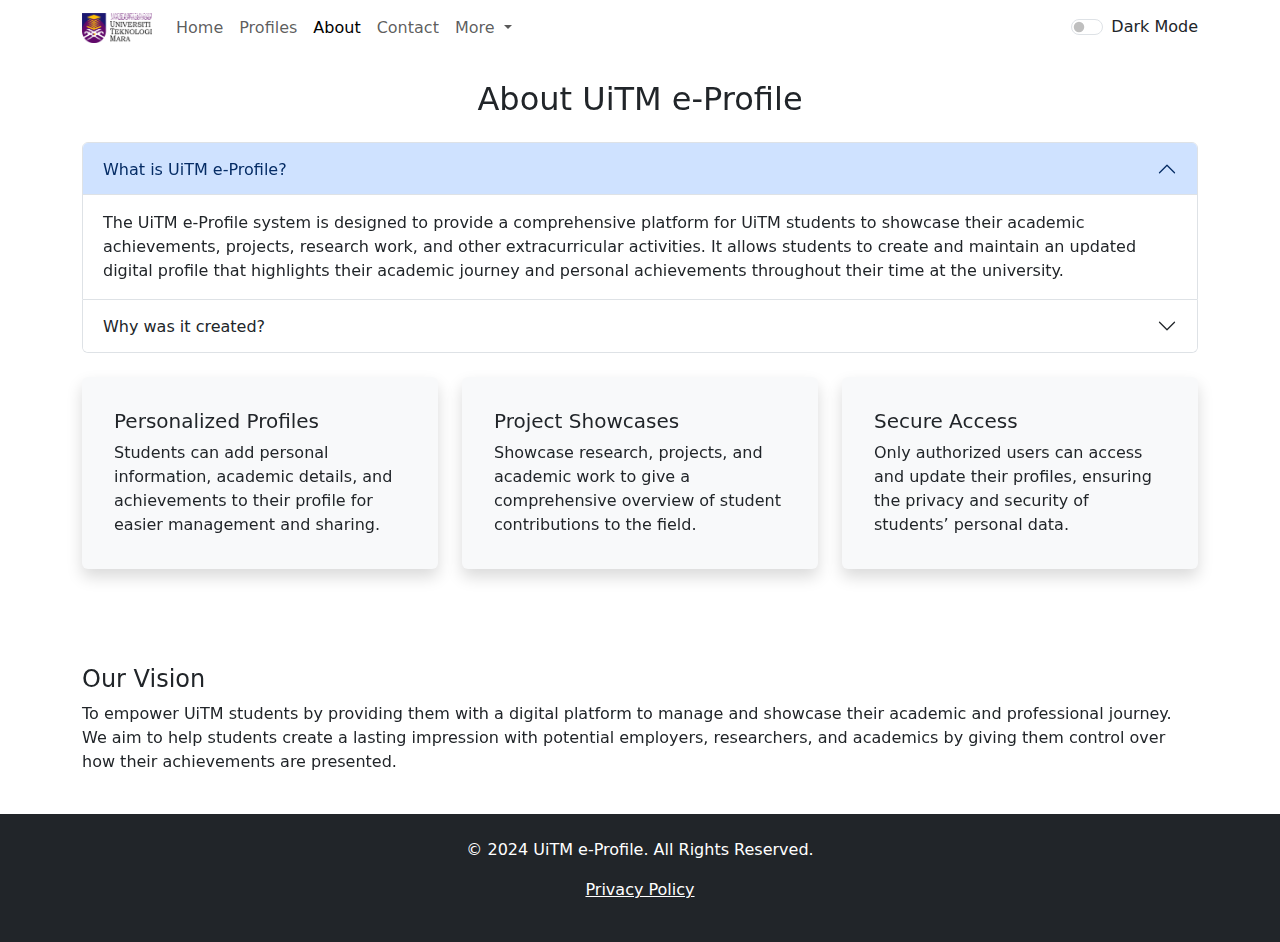
<file: about.html>
<!doctype html>
<html lang="en">
  <head>
    <meta charset="utf-8">
    <meta name="viewport" content="width=device-width, initial-scale=1">
    <title>About Us - UiTM e-Profile</title>

    <!-- Bootstrap CSS CDN -->
    <link href="https://cdn.jsdelivr.net/npm/bootstrap@5.3.3/dist/css/bootstrap.min.css" rel="stylesheet" integrity="sha384-QWTKZyjpPEjISv5WaRU9OFeRpok6YctnYmDr5pNlyT2bRjXh0JMhjY6hW+ALEwIH" crossorigin="anonymous">
    
    <!-- Google Fonts -->
    <link rel="preconnect" href="https://fonts.googleapis.com">
    <link rel="preconnect" href="https://fonts.gstatic.com" crossorigin>
    <link href="https://fonts.googleapis.com/css2?family=Alfa+Slab+One&family=Archivo+Black&family=Bungee+Shade&display=swap" rel="stylesheet">

    <!-- AOS (Animate on Scroll) for smooth animations -->
    <link href="https://cdn.jsdelivr.net/npm/aos@2.3.4/dist/aos.css" rel="stylesheet">
    <style>
        .card {
            cursor: pointer;
            transition: transform 0.3s ease;
        }
        .card:hover {
            transform: scale(1.05);
        }
        .icon-hover:hover {
            color: #f0ad4e;
            transition: color 0.3s ease;
        }
    </style>
  </head>
  <body>

    <!-- Navigation Bar -->
     <!-- Navbar -->
     <nav class="navbar navbar-expand-lg navbar-light">
        <div class="container">
          <!-- Logo (Clickable) -->
          <a href="index.html">
            <img src="img/logo.png" alt="UiTM Logo" width="70px">
          </a>
          <button class="navbar-toggler" type="button" data-bs-toggle="collapse" data-bs-target="#navbarNav" aria-controls="navbarNav" aria-expanded="false" aria-label="Toggle navigation">
            <span class="navbar-toggler-icon"></span>
          </button>
          <div class="collapse navbar-collapse" id="navbarNav">
            <ul class="navbar-nav me-auto mb-2 mb-lg-0 ms-3">
              <li class="nav-item">
                <a class="nav-link" href="index.html">Home</a>
              </li>
              <li class="nav-item">
                <a class="nav-link" href="profiles.html">Profiles</a>
              </li>
              <li class="nav-item">
                <a class="nav-link active" href="about.html">About</a>
              </li>
              <li class="nav-item">
                <a class="nav-link" href="contact.html">Contact</a>
              </li>
              <li class="nav-item dropdown">
                <a class="nav-link dropdown-toggle" href="#" id="navbarDropdown" role="button" data-bs-toggle="dropdown" aria-expanded="false">
                  More
                </a>
                <ul class="dropdown-menu" aria-labelledby="navbarDropdown">
                  <li><a class="dropdown-item" href="privacy.html">Privacy Policy</a></li>
                  <li><a class="dropdown-item" href="faq.html">FAQ</a></li>
                  <li><a class="dropdown-item" href="info.html">More Information</a></li>
                </ul>
              </li>
            </ul>
            <div class="form-check form-switch">
              <input class="form-check-input" type="checkbox" id="darkModeToggle" />
              <label class="form-check-label" for="darkModeToggle" id="themeLabel"> Dark Mode </label>
            </div>
          </div>
        </div>
      </nav>

    <!-- About Content -->
    <div class="container my-4" data-aos="fade-up">
      <h2 class="text-center">About UiTM e-Profile</h2>

      <!-- Accordion for Key Features -->
      <div class="accordion my-4" id="featureAccordion">
        <div class="accordion-item">
          <h2 class="accordion-header" id="headingOne">
            <button class="accordion-button" type="button" data-bs-toggle="collapse" data-bs-target="#collapseOne" aria-expanded="true" aria-controls="collapseOne">
              What is UiTM e-Profile?
            </button>
          </h2>
          <div id="collapseOne" class="accordion-collapse collapse show" aria-labelledby="headingOne" data-bs-parent="#featureAccordion">
            <div class="accordion-body">
              The UiTM e-Profile system is designed to provide a comprehensive platform for UiTM students to showcase their academic achievements, projects, research work, and other extracurricular activities. It allows students to create and maintain an updated digital profile that highlights their academic journey and personal achievements throughout their time at the university.
            </div>
          </div>
        </div>
        <div class="accordion-item">
          <h2 class="accordion-header" id="headingTwo">
            <button class="accordion-button collapsed" type="button" data-bs-toggle="collapse" data-bs-target="#collapseTwo" aria-expanded="false" aria-controls="collapseTwo">
              Why was it created?
            </button>
          </h2>
          <div id="collapseTwo" class="accordion-collapse collapse" aria-labelledby="headingTwo" data-bs-parent="#featureAccordion">
            <div class="accordion-body">
              The system was created to help students manage and present their academic and professional portfolios. It allows students to easily share their profiles with potential employers, research institutions, or university administration. It also facilitates the tracking of students' academic progress and achievements in one central location.
            </div>
          </div>
        </div>
      </div>

      <!-- Interactive Key Features Section -->
      <div class="row">
        <div class="col-md-4" data-aos="fade-up">
          <div class="card shadow p-3 mb-5 bg-body-tertiary border-0">
            <div class="card-body">
              <h5 class="card-title">Personalized Profiles</h5>
              <p class="card-text">Students can add personal information, academic details, and achievements to their profile for easier management and sharing.</p>
            </div>
          </div>
        </div>
        <div class="col-md-4" data-aos="fade-up" data-aos-delay="200">
          <div class="card shadow p-3 mb-5 bg-body-tertiary border-0">
            <div class="card-body">
              <h5 class="card-title">Project Showcases</h5>
              <p class="card-text">Showcase research, projects, and academic work to give a comprehensive overview of student contributions to the field.</p>
            </div>
          </div>
        </div>
        <div class="col-md-4" data-aos="fade-up" data-aos-delay="400">
          <div class="card shadow p-3 mb-5 bg-body-tertiary border-0">
            <div class="card-body">
              <h5 class="card-title">Secure Access</h5>
              <p class="card-text">Only authorized users can access and update their profiles, ensuring the privacy and security of students’ personal data.</p>
            </div>
          </div>
        </div>
      </div>

      <!-- Vision Section with Icon Hover Effect -->
      <div class="row mt-5">
        <div class="col-md-12" data-aos="fade-up">
          <h4>Our Vision</h4>
          <p>To empower UiTM students by providing them with a digital platform to manage and showcase their academic and professional journey. We aim to help students create a lasting impression with potential employers, researchers, and academics by giving them control over how their achievements are presented.</p>
          <a href="#moreInfoModal" class="icon-hover" data-bs-toggle="modal" data-bs-target="#moreInfoModal">
          </a>
        </div>
      </div>
    </div>

    <!-- Footer -->
    <footer class="bg-dark text-center text-white py-4 mt-auto">
      <p>&copy; 2024 UiTM e-Profile. All Rights Reserved.</p>
      <p>
        <a href="privacy.html" class="text-white">Privacy Policy</a> 
        
      </p>
    </footer>


    <script>
      // Dark Mode Toggle
      function setTheme(theme) {
        document.documentElement.setAttribute("data-bs-theme", theme);
        document.getElementById("themeLabel").innerText = theme === "dark" ? "Dark Mode On" : "Dark Mode Off";
        localStorage.setItem("theme", theme);
      }

      document.getElementById("darkModeToggle").addEventListener("change", function (event) {
        if (event.target.checked) {
          setTheme("dark");
        } else {
          setTheme("");
        }
      });

      window.onload = function () {
        let savedTheme = localStorage.getItem("theme");
        if (savedTheme) {
          setTheme(savedTheme);
          if (savedTheme === "dark") {
            document.getElementById("darkModeToggle").checked = true;
          }
        }
      }


    </script>
    <!-- Bootstrap JS and AOS JS -->
    <script src="https://cdn.jsdelivr.net/npm/bootstrap@5.3.3/dist/js/bootstrap.bundle.min.js" integrity="sha384-YvpcrYf0tY3lHB60NNkmXc5s9fDVZLESaAA55NDzOxhy9GkcIdslK1eN7N6jIeHz" crossorigin="anonymous"></script>
    <script src="https://cdn.jsdelivr.net/npm/aos@2.3.4/dist/aos.js"></script>
    <script>
        AOS.init(); // Initialize AOS
    </script>
  </body>
</html>
</file>
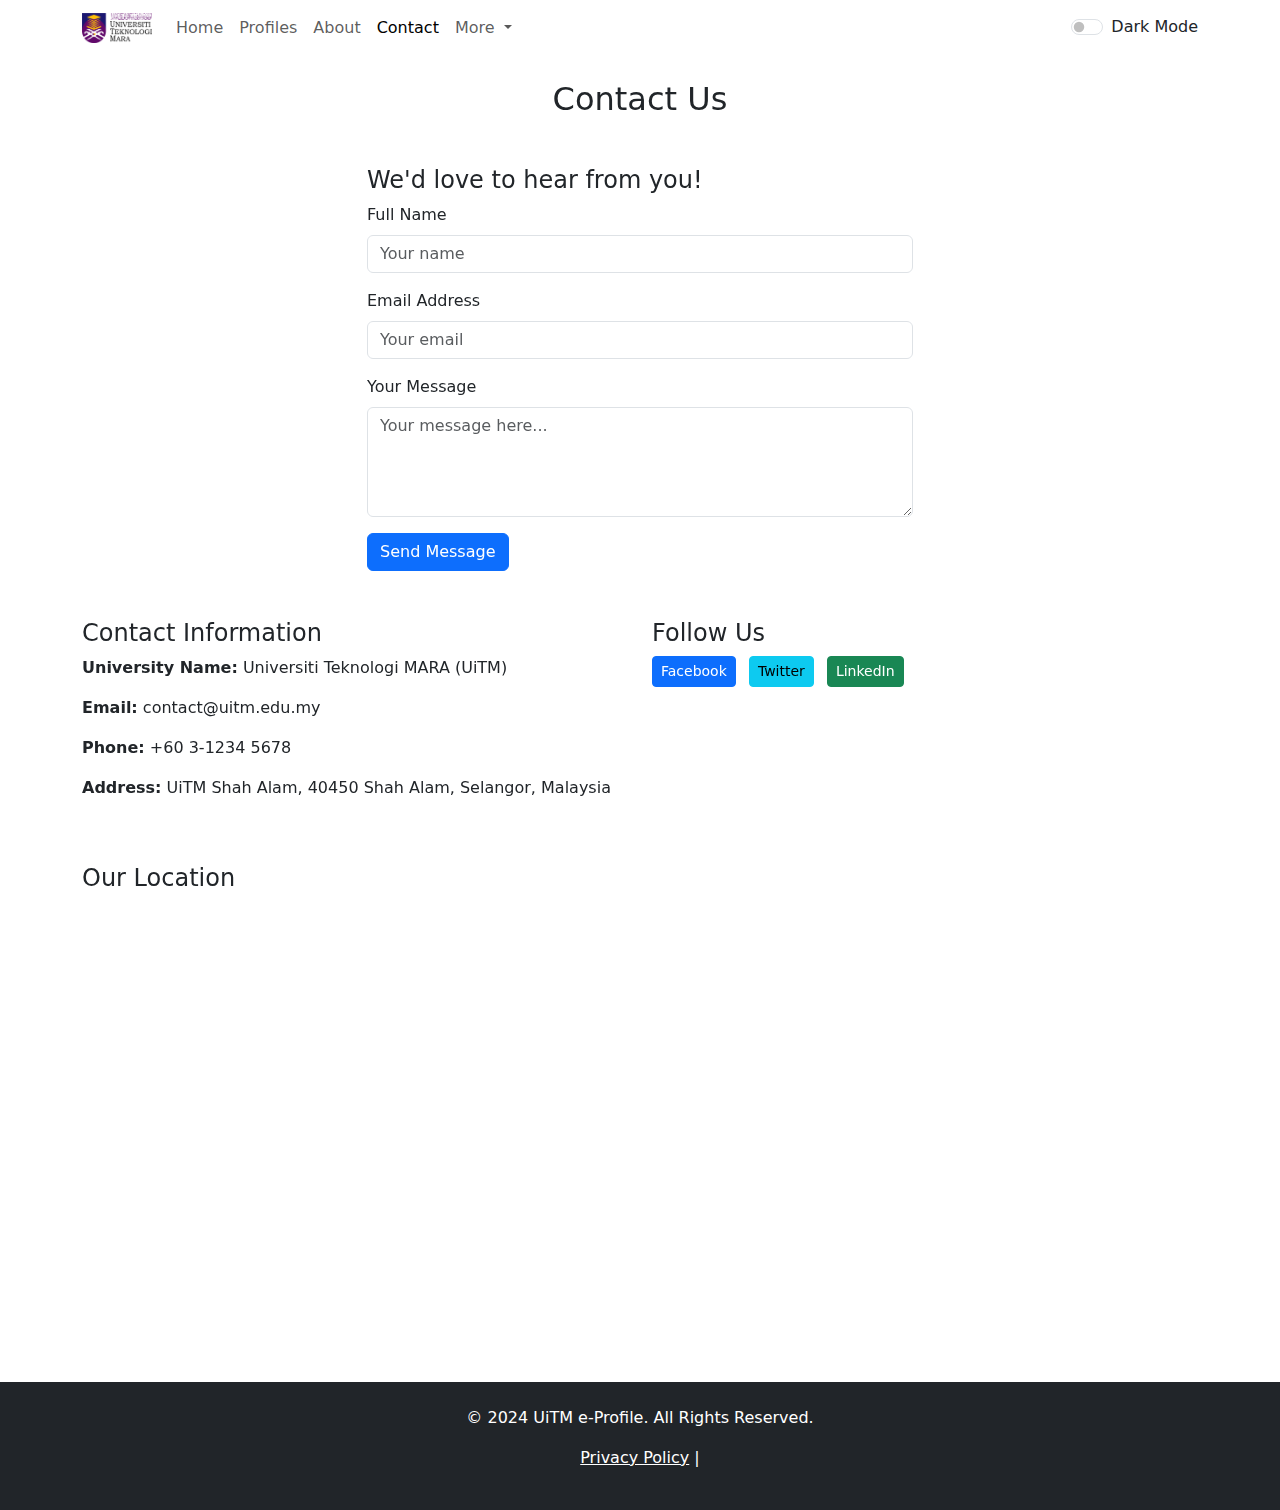
<file: contact.html>
<!doctype html>
<html lang="en">
  <head>
    <meta charset="utf-8">
    <meta name="viewport" content="width=device-width, initial-scale=1">
    <title>Contact Us - UiTM e-Profile</title>

    <!-- Bootstrap CSS CDN -->
    <link href="https://cdn.jsdelivr.net/npm/bootstrap@5.3.3/dist/css/bootstrap.min.css" rel="stylesheet" integrity="sha384-QWTKZyjpPEjISv5WaRU9OFeRpok6YctnYmDr5pNlyT2bRjXh0JMhjY6hW+ALEwIH" crossorigin="anonymous">
    
    <!-- Google Fonts -->
    <link rel="preconnect" href="https://fonts.googleapis.com">
    <link rel="preconnect" href="https://fonts.gstatic.com" crossorigin>
    <link href="https://fonts.googleapis.com/css2?family=Alfa+Slab+One&family=Archivo+Black&family=Bungee+Shade&display=swap" rel="stylesheet">

    <!-- AOS (Animate on Scroll) for animations -->
    <link href="https://cdn.jsdelivr.net/npm/aos@2.3.4/dist/aos.css" rel="stylesheet">
  </head>
  <body>

    <!-- Navigation Bar -->
     <!-- Navbar -->
     <nav class="navbar navbar-expand-lg navbar-light">
        <div class="container">
          <!-- Logo (Clickable) -->
          <a href="index.html">
            <img src="img/logo.png" alt="UiTM Logo" width="70px">
          </a>
          <button class="navbar-toggler" type="button" data-bs-toggle="collapse" data-bs-target="#navbarNav" aria-controls="navbarNav" aria-expanded="false" aria-label="Toggle navigation">
            <span class="navbar-toggler-icon"></span>
          </button>
          <div class="collapse navbar-collapse" id="navbarNav">
            <ul class="navbar-nav me-auto mb-2 mb-lg-0 ms-3">
              <li class="nav-item">
                <a class="nav-link" href="index.html">Home</a>
              </li>
              <li class="nav-item">
                <a class="nav-link" href="profiles.html">Profiles</a>
              </li>
              <li class="nav-item">
                <a class="nav-link" href="about.html">About</a>
              </li>
              <li class="nav-item">
                <a class="nav-link active" href="contact.html">Contact</a>
              </li>
              <li class="nav-item dropdown">
                <a class="nav-link dropdown-toggle" href="#" id="navbarDropdown" role="button" data-bs-toggle="dropdown" aria-expanded="false">
                  More
                </a>
                <ul class="dropdown-menu" aria-labelledby="navbarDropdown">
                  <li><a class="dropdown-item" href="privacy.html">Privacy Policy</a></li>
                  <li><a class="dropdown-item" href="faq.html">FAQ</a></li>
                  <li><a class="dropdown-item" href="info.html">More Information</a></li>
                </ul>
              </li>
            </ul>
            <div class="form-check form-switch">
              <input class="form-check-input" type="checkbox" id="darkModeToggle" />
              <label class="form-check-label" for="darkModeToggle" id="themeLabel"> Dark Mode </label>
            </div>
          </div>
        </div>
      </nav>

    <!-- Contact Content -->
    <div class="container my-4" data-aos="fade-up">
      <h2 class="text-center">Contact Us</h2>
      
      <!-- Contact Form -->
      <div class="row mt-5">
        <div class="col-md-6 offset-md-3">
          <h4>We'd love to hear from you!</h4>
          <form>
            <div class="mb-3">
              <label for="name" class="form-label">Full Name</label>
              <input type="text" class="form-control" id="name" placeholder="Your name" required>
            </div>
            <div class="mb-3">
              <label for="email" class="form-label">Email Address</label>
              <input type="email" class="form-control" id="email" placeholder="Your email" required>
            </div>
            <div class="mb-3">
              <label for="message" class="form-label">Your Message</label>
              <textarea class="form-control" id="message" rows="4" placeholder="Your message here..." required></textarea>
            </div>
            <button type="submit" class="btn btn-primary">Send Message</button>
          </form>
        </div>
      </div>

      <!-- Contact Info Section -->
      <div class="row mt-5" data-aos="fade-up">
        <div class="col-md-6">
          <h4>Contact Information</h4>
          <p><strong>University Name:</strong> Universiti Teknologi MARA (UiTM)</p>
          <p><strong>Email:</strong> contact@uitm.edu.my</p>
          <p><strong>Phone:</strong> +60 3-1234 5678</p>
          <p><strong>Address:</strong> UiTM Shah Alam, 40450 Shah Alam, Selangor, Malaysia</p>
        </div>
        <div class="col-md-6">
          <h4>Follow Us</h4>
          <a href="https://facebook.com/uitm" class="btn btn-primary btn-sm me-2">
            <i class="fa fa-facebook"></i> Facebook
          </a>
          <a href="https://twitter.com/uitm" class="btn btn-info btn-sm me-2">
            <i class="fa fa-twitter"></i> Twitter
          </a>
          <a href="https://linkedin.com/school/uitm" class="btn btn-success btn-sm me-2">
            <i class="fa fa-linkedin"></i> LinkedIn
          </a>
        </div>
      </div>

      <!-- Google Maps Embed Section -->
      <div class="row mt-5">
        <div class="col-md-12">
          <h4>Our Location</h4>
          <iframe src="https://www.google.com/maps/embed?pb=!1m18!1m12!1m3!1d31720.015905609926!2d101.548575036243!3d3.0735813367300615!2m3!1f0!2f0!3f0!3m2!1i1024!2i768!4f13.1!3m3!1m2!1s0x31cdb960f01e4d0f%3A0xc32db820f6205f2d!2sUniversiti%20Teknologi%20MARA%20UiTM%20Shah%20Alam!5e0!3m2!1sen!2smy!4v1616112113406!5m2!1sen!2smy" width="100%" height="450" style="border:0;" allowfullscreen="" loading="lazy"></iframe>
        </div>
      </div>
      
    </div>

    <!-- Footer -->
    <footer class="bg-dark text-center text-white py-4 mt-auto">
      <p>&copy; 2024 UiTM e-Profile. All Rights Reserved.</p>
      <p>
        <a href="privacy.html" class="text-white">Privacy Policy</a> |
      </p>
    </footer>


    <script>
      // Dark Mode Toggle
      function setTheme(theme) {
        document.documentElement.setAttribute("data-bs-theme", theme);
        document.getElementById("themeLabel").innerText = theme === "dark" ? "Dark Mode On" : "Dark Mode Off";
        localStorage.setItem("theme", theme);
      }

      document.getElementById("darkModeToggle").addEventListener("change", function (event) {
        if (event.target.checked) {
          setTheme("dark");
        } else {
          setTheme("");
        }
      });

      window.onload = function () {
        let savedTheme = localStorage.getItem("theme");
        if (savedTheme) {
          setTheme(savedTheme);
          if (savedTheme === "dark") {
            document.getElementById("darkModeToggle").checked = true;
          }
        }
      }


    </script>
    
    <!-- Bootstrap JS and AOS JS -->
    <script src="https://cdn.jsdelivr.net/npm/bootstrap@5.3.3/dist/js/bootstrap.bundle.min.js" integrity="sha384-YvpcrYf0tY3lHB60NNkmXc5s9fDVZLESaAA55NDzOxhy9GkcIdslK1eN7N6jIeHz" crossorigin="anonymous"></script>
    <script src="https://cdn.jsdelivr.net/npm/aos@2.3.4/dist/aos.js"></script>
    <script>
        AOS.init(); // Initialize AOS
    </script>
  </body>
</html>
</file>
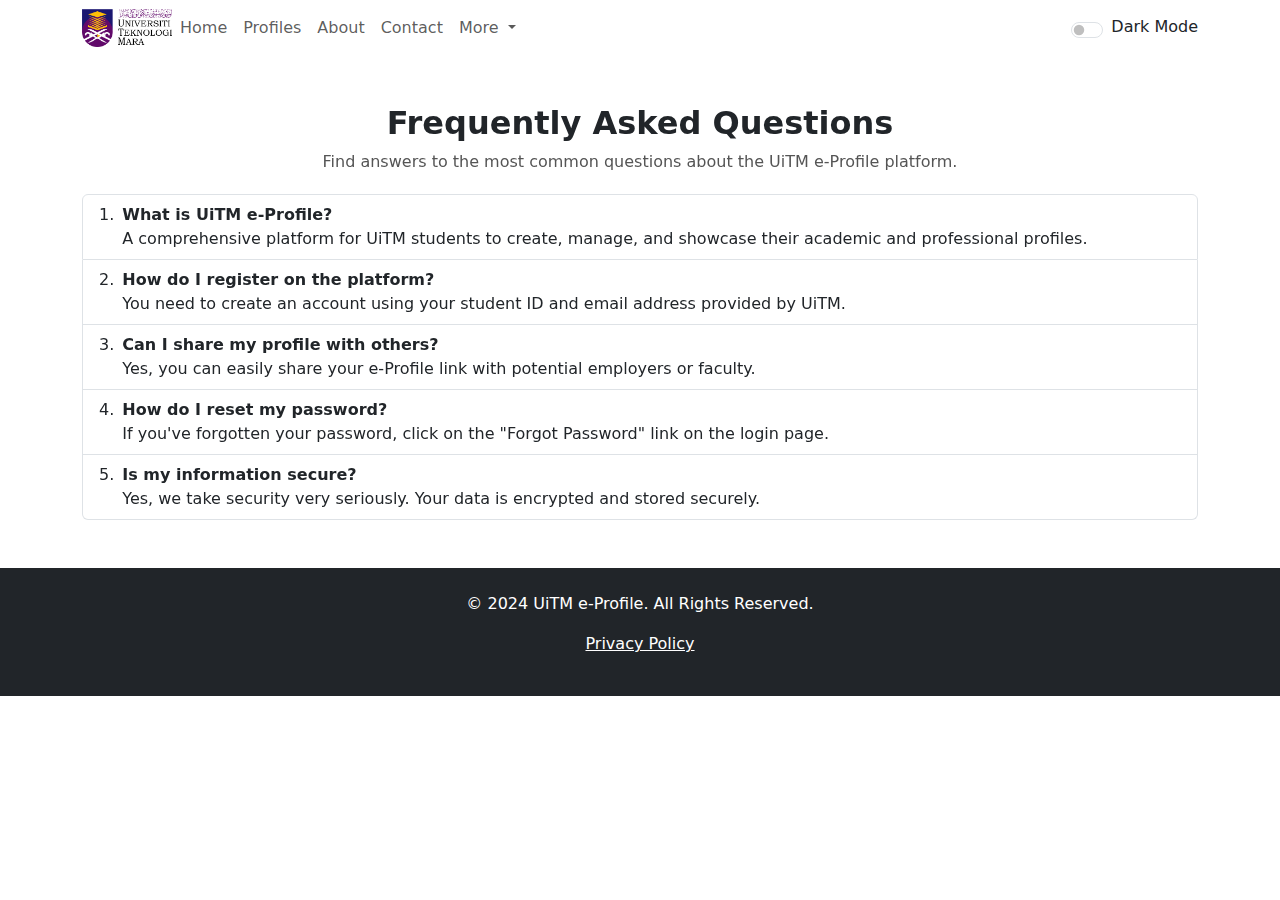
<file: faq.html>
<!doctype html>
<html lang="en">
  <head>
    <meta charset="utf-8">
    <meta name="viewport" content="width=device-width, initial-scale=1">
    <title>FAQ - UiTM e-Profile</title>

    <!-- Link to External CSS -->
    <link href="css/style.css" rel="stylesheet">

    <!-- Bootstrap CSS CDN -->
    <link href="https://cdn.jsdelivr.net/npm/bootstrap@5.3.3/dist/css/bootstrap.min.css" rel="stylesheet" integrity="sha384-QWTKZyjpPEjISv5WaRU9OFeRpok6YctnYmDr5pNlyT2bRjXh0JMhjY6hW+ALEwIH" crossorigin="anonymous">

    <!-- Google Fonts -->
    <link rel="preconnect" href="https://fonts.googleapis.com">
    <link rel="preconnect" href="https://fonts.gstatic.com" crossorigin>
    <link href="https://fonts.googleapis.com/css2?family=Alfa+Slab+One&family=Archivo+Black&family=Bungee+Shade&display=swap" rel="stylesheet">

    <!-- AOS (Animate on Scroll) for smooth animations -->
    <link href="https://cdn.jsdelivr.net/npm/aos@2.3.4/dist/aos.css" rel="stylesheet">
  </head>
  <body>

    <!-- Navigation Bar -->
    <nav class="navbar navbar-expand-lg navbar-light">
        <div class="container">
          <!-- Logo (Clickable) -->
          <a href="index.html">
            <img src="img/logo.png" alt="UiTM Logo" width="90px">
          </a>
          <button class="navbar-toggler" type="button" data-bs-toggle="collapse" data-bs-target="#navbarNav" aria-controls="navbarNav" aria-expanded="false" aria-label="Toggle navigation">
            <span class="navbar-toggler-icon"></span>
          </button>
          <div class="collapse navbar-collapse" id="navbarNav">
            <ul class="navbar-nav me-auto mb-2 mb-lg-0">
              <li class="nav-item">
                <a class="nav-link" href="index.html">Home</a>
              </li>
              <li class="nav-item">
                <a class="nav-link" href="profiles.html">Profiles</a>
              </li>
              <li class="nav-item">
                <a class="nav-link" href="about.html">About</a>
              </li>
              <li class="nav-item">
                <a class="nav-link" href="contact.html">Contact</a>
              </li>
              <li class="nav-item dropdown">
                <a class="nav-link dropdown-toggle" href="#" id="navbarDropdown" role="button" data-bs-toggle="dropdown" aria-expanded="false">
                  More
                </a>
                <ul class="dropdown-menu" aria-labelledby="navbarDropdown">
                  <li><a class="dropdown-item" href="privacy.html">Privacy Policy</a></li>
                  <li><a class="dropdown-item" href="faq.html">FAQ</a></li>
                  <li><a class="dropdown-item" href="info.html">More Information</a></li>
                </ul>
              </li>
            </ul>
            <div class="form-check form-switch">
              <input class="form-check-input" type="checkbox" id="darkModeToggle" />
              <label class="form-check-label" for="darkModeToggle" id="themeLabel"> Dark Mode </label>
            </div>
          </div>
        </div>
      </nav>

    <!-- FAQ Content -->
    <div class="container my-5 faq-section" data-aos="fade-up">
      <div class="faq-header">
        <h2>Frequently Asked Questions</h2>
        <p>Find answers to the most common questions about the UiTM e-Profile platform.</p>
      </div>

      <!-- FAQ List Group -->
      <ol class="list-group list-group-numbered">
        <li class="list-group-item d-flex justify-content-between align-items-start">
          <div class="ms-2 me-auto">
            <div class="fw-bold">What is UiTM e-Profile?</div>
            A comprehensive platform for UiTM students to create, manage, and showcase their academic and professional profiles.
          </div>
        </li>
        <li class="list-group-item d-flex justify-content-between align-items-start">
          <div class="ms-2 me-auto">
            <div class="fw-bold">How do I register on the platform?</div>
            You need to create an account using your student ID and email address provided by UiTM.
          </div>
        </li>
        <li class="list-group-item d-flex justify-content-between align-items-start">
          <div class="ms-2 me-auto">
            <div class="fw-bold">Can I share my profile with others?</div>
            Yes, you can easily share your e-Profile link with potential employers or faculty.
          </div>
        </li>
        <li class="list-group-item d-flex justify-content-between align-items-start">
          <div class="ms-2 me-auto">
            <div class="fw-bold">How do I reset my password?</div>
            If you've forgotten your password, click on the "Forgot Password" link on the login page.
          </div>
        </li>
        <li class="list-group-item d-flex justify-content-between align-items-start">
          <div class="ms-2 me-auto">
            <div class="fw-bold">Is my information secure?</div>
            Yes, we take security very seriously. Your data is encrypted and stored securely.
          </div>
        </li>
      </ol>
    </div>

    <!-- Footer -->
    <footer class="bg-dark text-center text-white py-4 mt-auto">
      <p>&copy; 2024 UiTM e-Profile. All Rights Reserved.</p>
      <p>
        <a href="privacy.html" class="text-white">Privacy Policy</a> 
      </p>
    </footer>

    <!-- Bootstrap JS and AOS JS -->
    <script src="https://cdn.jsdelivr.net/npm/bootstrap@5.3.3/dist/js/bootstrap.bundle.min.js" integrity="sha384-YvpcrYf0tY3lHB60NNkmXc5s9fDVZLESaAA55NDzOxhy9GkcIdslK1eN7N6jIeHz" crossorigin="anonymous"></script>
    <script src="https://cdn.jsdelivr.net/npm/aos@2.3.4/dist/aos.js"></script>
    <script>
        AOS.init(); // Initialize AOS
    </script>

    <script>
      // Dark Mode Toggle
      function setTheme(theme) {
        document.documentElement.setAttribute("data-bs-theme", theme);
        document.getElementById("themeLabel").innerText = theme === "dark" ? "Dark Mode On" : "Dark Mode Off";
        localStorage.setItem("theme", theme);
      }

      document.getElementById("darkModeToggle").addEventListener("change", function (event) {
        if (event.target.checked) {
          setTheme("dark");
        } else {
          setTheme("");
        }
      });

      window.onload = function () {
        let savedTheme = localStorage.getItem("theme");
        if (savedTheme) {
          setTheme(savedTheme);
          if (savedTheme === "dark") {
            document.getElementById("darkModeToggle").checked = true;
          }
        }
      }

    </script>
  </body>
</html>
</file>
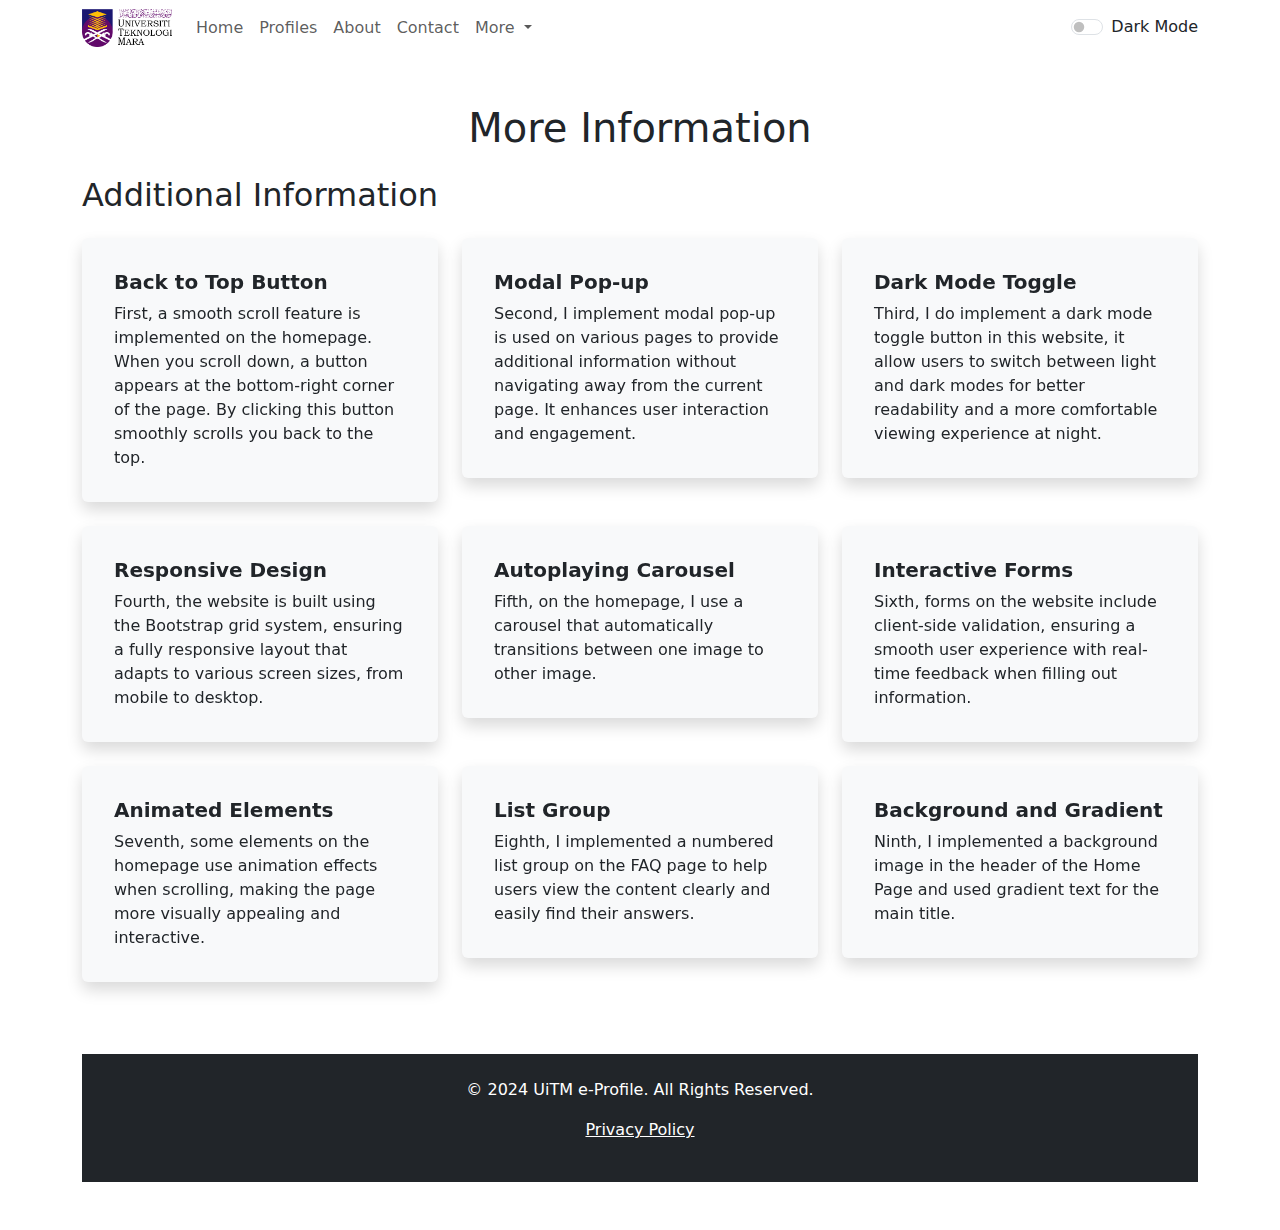
<file: info.html>
<!doctype html>
<html lang="en">
  <head>
    <meta charset="utf-8">
    <meta name="viewport" content="width=device-width, initial-scale=1">
    <title>More Information</title>

    <!-- Bootstrap CSS CDN -->
    <link href="https://cdn.jsdelivr.net/npm/bootstrap@5.3.3/dist/css/bootstrap.min.css" rel="stylesheet" integrity="sha384-QWTKZyjpPEjISv5WaRU9OFeRpok6YctnYmDr5pNlyT2bRjXh0JMhjY6hW+ALEwIH" crossorigin="anonymous">

    <!-- Font Awesome -->
    <link rel="stylesheet" href="https://cdnjs.cloudflare.com/ajax/libs/font-awesome/6.7.1/css/all.min.css" integrity="sha512-5Hs3dF2AEPkpNAR7UiOHba+lRSJNeM2ECkwxUIxC1Q/FLycGTbNapWXB4tP889k5T5Ju8fs4b1P5z/iB4nMfSQ==" crossorigin="anonymous" referrerpolicy="no-referrer" />

    <!-- Google Font for Title -->
    <link href="https://fonts.googleapis.com/css2?family=Archivo+Black&family=Alfa+Slab+One&display=swap" rel="stylesheet">

    <!-- AOS Animation Library -->
    <link href="https://cdn.jsdelivr.net/npm/aos@2.3.4/dist/aos.css" rel="stylesheet">

    <style>

      /* Accordion Style */
      .accordion-button:not(.collapsed) {
        background-color: #e7e7e7;
      }

      /* Custom Cards */
      .card-title {
        font-weight: bold;
      }
    </style>
  </head>
  <body>

    <!-- Navbar -->
    <nav class="navbar navbar-expand-lg navbar-light">
      <div class="container">
        <a href="index.html">
          <img src="img/logo.png" alt="UiTM Logo" width="90px">
        </a>
        <button class="navbar-toggler" type="button" data-bs-toggle="collapse" data-bs-target="#navbarNav" aria-controls="navbarNav" aria-expanded="false" aria-label="Toggle navigation">
          <span class="navbar-toggler-icon"></span>
        </button>
        <div class="collapse navbar-collapse" id="navbarNav">
          <ul class="navbar-nav me-auto mb-2 mb-lg-0 ms-3">
            <li class="nav-item"><a class="nav-link" href="index.html">Home</a></li>
            <li class="nav-item"><a class="nav-link" href="profiles.html">Profiles</a></li>
            <li class="nav-item"><a class="nav-link" href="about.html">About</a></li>
            <li class="nav-item"><a class="nav-link" href="contact.html">Contact</a></li>
            <li class="nav-item dropdown">
              <a class="nav-link dropdown-toggle" href="#" id="navbarDropdown" role="button" data-bs-toggle="dropdown" aria-expanded="false">
                More
              </a>
              <ul class="dropdown-menu" aria-labelledby="navbarDropdown">
                <li><a class="dropdown-item" href="privacy.html">Privacy Policy</a></li>
                <li><a class="dropdown-item" href="faq.html">FAQ</a></li>
                <li><a class="dropdown-item" href="moreinfo.html">More Information</a></li>
              </ul>
            </li>
          </ul>

            <div class="form-check form-switch">
            <input class="form-check-input" type="checkbox" id="darkModeToggle" />
            <label class="form-check-label" for="darkModeToggle" id="themeLabel"> Dark Mode </label>
          </div>
        </div>
      </div>
    </nav>
       

    <!-- Main Content Section for More Information -->
    <div class="container my-5">
      <h1 class="text-center mb-4">More Information</h1>

      <!-- Features Section -->
      <section class="mb-5">
        <h2 class="mb-4">Additional Information</h2>
        <div class="row">
          <!-- Feature 1 -->
          <div class="col-md-4 mb-4" data-aos="fade-up">
            <div class="card shadow p-3 bg-body-tertiary border-0">
              <div class="card-body">
                <h5 class="card-title">Back to Top Button</h5>
                <p class="card-text">First, a smooth scroll feature is implemented on the homepage. When you scroll down, a button appears at the bottom-right corner of the page. By clicking this button smoothly scrolls you back to the top.</p>
              </div>
            </div>
          </div>
          <!-- Feature 2 -->
          <div class="col-md-4 mb-4" data-aos="fade-up" data-aos-delay="200">
            <div class="card shadow p-3 bg-body-tertiary border-0">
              <div class="card-body">
                <h5 class="card-title">Modal Pop-up</h5>
                <p class="card-text">Second, I implement modal pop-up is used on various pages to provide additional information without navigating away from the current page. It enhances user interaction and engagement.</p>
              </div>
            </div>
          </div>
          <!-- Feature 3 -->
          <div class="col-md-4 mb-4" data-aos="fade-up" data-aos-delay="400">
            <div class="card shadow p-3 bg-body-tertiary border-0">
              <div class="card-body">
                <h5 class="card-title">Dark Mode Toggle</h5>
                <p class="card-text">Third, I do implement a dark mode toggle button in this website, it allow users to switch between light and dark modes for better readability and a more comfortable viewing experience at night.</p>
              </div>
            </div>
          </div>
        </div>
        <div class="row">
          <!-- Feature 4 -->
          <div class="col-md-4 mb-4" data-aos="fade-up">
            <div class="card shadow p-3 bg-body-tertiary border-0">
              <div class="card-body">
                <h5 class="card-title">Responsive Design</h5>
                <p class="card-text">Fourth, the website is built using the Bootstrap grid system, ensuring a fully responsive layout that adapts to various screen sizes, from mobile to desktop.</p>
              </div>
            </div>
          </div>
          <!-- Feature 5 -->
          <div class="col-md-4 mb-4" data-aos="fade-up" data-aos-delay="200">
            <div class="card shadow p-3 bg-body-tertiary border-0">
              <div class="card-body">
                <h5 class="card-title">Autoplaying Carousel</h5>
                <p class="card-text">Fifth, on the homepage, I use a carousel that automatically transitions between one image to other image.</p>
              </div>
            </div>
          </div>
          <!-- Feature 6 -->
          <div class="col-md-4 mb-4" data-aos="fade-up" data-aos-delay="400">
            <div class="card shadow p-3 bg-body-tertiary border-0">
              <div class="card-body">
                <h5 class="card-title">Interactive Forms</h5>
                <p class="card-text">Sixth, forms on the website include client-side validation, ensuring a smooth user experience with real-time feedback when filling out information.</p>
              </div>
            </div>
          </div>
        </div>
        <div class="row">
          <!-- Feature 7 -->
          <div class="col-md-4 mb-4" data-aos="fade-up">
            <div class="card shadow p-3 bg-body-tertiary border-0">
              <div class="card-body">
                <h5 class="card-title">Animated Elements</h5>
                <p class="card-text">Seventh, some elements on the homepage use animation effects when scrolling, making the page more visually appealing and interactive.</p>
              </div>
            </div>
          </div>
          <!-- Feature 8 -->
          <div class="col-md-4 mb-4" data-aos="fade-up" data-aos-delay="200">
            <div class="card shadow p-3 bg-body-tertiary border-0">
              <div class="card-body">
                <h5 class="card-title">List Group</h5>
                <p class="card-text">Eighth, I implemented a numbered list group on the FAQ page to help users view the content clearly and easily find their answers.</p>
              </div>
            </div>
          </div>
          <!-- Feature 9 -->
          <div class="col-md-4 mb-4" data-aos="fade-up" data-aos-delay="400">
            <div class="card shadow p-3 bg-body-tertiary border-0">
              <div class="card-body">
                <h5 class="card-title">Background and Gradient</h5>
                <p class="card-text">Ninth, I implemented a background image in the header of the Home Page and used gradient text for the main title.</p>
              </div>
            </div>
          </div>
        </div>
    </section>


    <!-- Footer Section -->
    <footer class="bg-dark text-white py-4">
      <div class="container text-center">
        <p>&copy; 2024 UiTM e-Profile. All Rights Reserved.</p>
        <p>
          <a href="privacy.html" class="text-white">Privacy Policy</a> 
        </p>
      </div>
    </footer>

    <!-- Bootstrap JS, Popper, and AOS JS -->
    <script src="https://cdn.jsdelivr.net/npm/bootstrap@5.3.3/dist/js/bootstrap.bundle.min.js"></script>
    <script src="https://cdn.jsdelivr.net/npm/aos@2.3.4/dist/aos.js"></script>

    <script>
      // Initialize AOS animation library
      AOS.init();

     // Dark Mode Toggle
     function setTheme(theme) {
        document.documentElement.setAttribute("data-bs-theme", theme);
        document.getElementById("themeLabel").innerText = theme === "dark" ? "Dark Mode On" : "Dark Mode Off";
        localStorage.setItem("theme", theme);
      }

      document.getElementById("darkModeToggle").addEventListener("change", function (event) {
        if (event.target.checked) {
          setTheme("dark");
        } else {
          setTheme("");
        }
      });

      window.onload = function () {
        let savedTheme = localStorage.getItem("theme");
        if (savedTheme) {
          setTheme(savedTheme);
          if (savedTheme === "dark") {
            document.getElementById("darkModeToggle").checked = true;
          }
        }
      }

      // Live Search Functionality
      const searchInput = document.getElementById('searchInput');
      const searchResults = document.getElementById('searchResults');
      
      searchInput.addEventListener('input', function() {
        const query = searchInput.value.toLowerCase();
        const results = []
      });


         </script>
  </body>
</html>
</file>
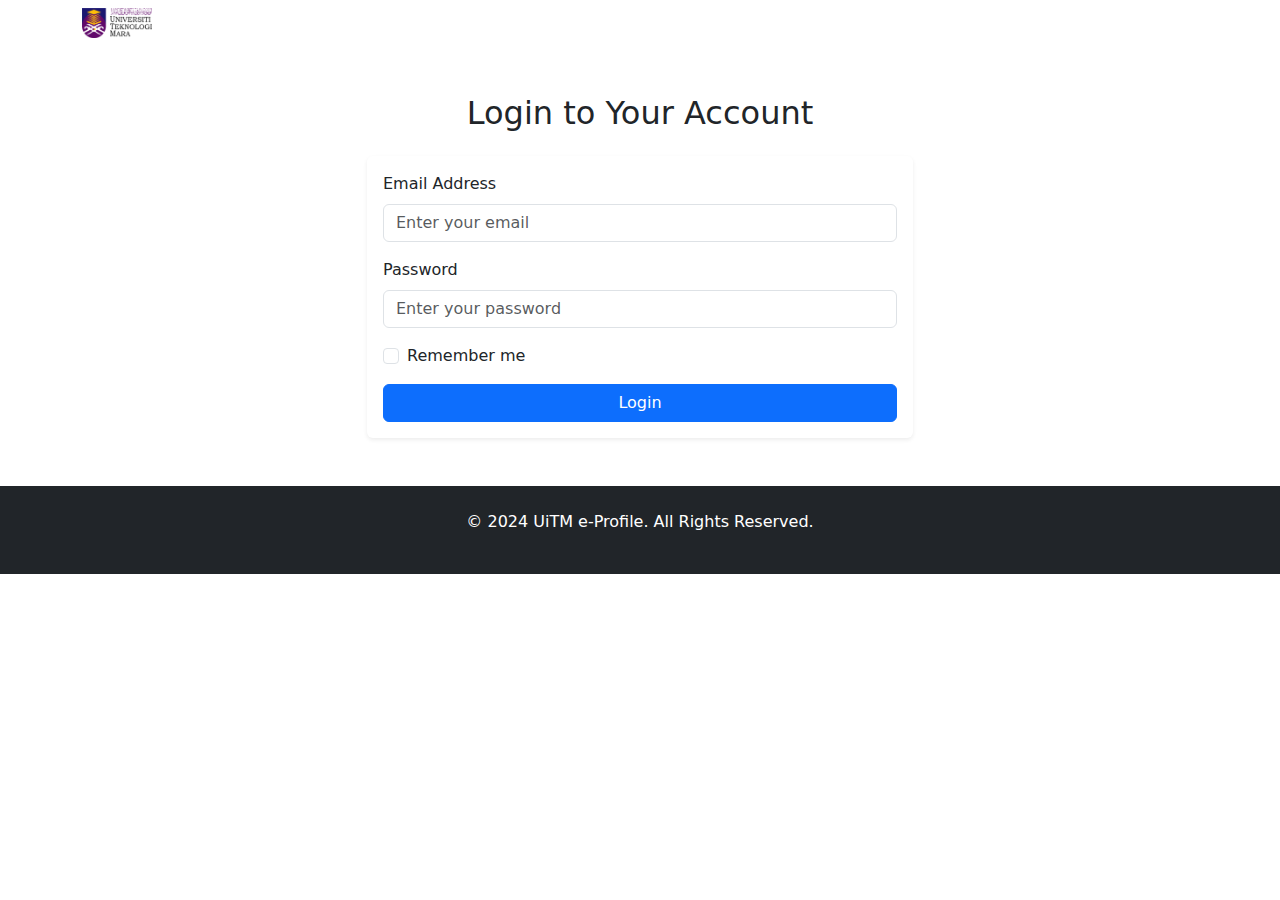
<file: login.html>
<!doctype html>
<html lang="en">
  <head>
    <meta charset="utf-8">
    <meta name="viewport" content="width=device-width, initial-scale=1">
    <title>Login - UiTM e-Profile</title>

    <!-- Bootstrap CSS CDN -->
    <link href="https://cdn.jsdelivr.net/npm/bootstrap@5.3.3/dist/css/bootstrap.min.css" rel="stylesheet">

    <!-- Font Awesome -->
    <link rel="stylesheet" href="https://cdnjs.cloudflare.com/ajax/libs/font-awesome/6.7.1/css/all.min.css">

    <!-- Link to External CSS (style.css) -->
    <link rel="stylesheet" href="css/style.css" />
  </head>
  <body>

    <!-- Navbar -->
    <nav class="navbar navbar-expand-lg navbar-light">
      <div class="container">
        <a href="index.html">
          <img src="img/logo.png" alt="UiTM Logo" width="70px">
        </a>
      </div>
    </nav>

    <!-- Login Section -->
    <section class="container my-5">
      <h2 class="text-center mb-4">Login to Your Account</h2>

      <!-- Login Form -->
      <div class="row justify-content-center">
        <div class="col-md-6">
          <div class="card shadow-sm border-0">
            <div class="card-body">
              <form id="loginForm">
                <div class="mb-3">
                  <label for="email" class="form-label">Email Address</label>
                  <input type="email" class="form-control" id="email" placeholder="Enter your email" required>
                  <div class="invalid-feedback">Please enter a valid email address.</div>
                </div>

                <div class="mb-3">
                  <label for="password" class="form-label">Password</label>
                  <input type="password" class="form-control" id="password" placeholder="Enter your password" required>
                  <div class="invalid-feedback">Password is required.</div>
                </div>

                <div class="mb-3 form-check">
                  <input type="checkbox" class="form-check-input" id="rememberMe">
                  <label class="form-check-label" for="rememberMe">Remember me</label>
                </div>

                <button type="submit" class="btn btn-primary w-100">Login</button>
              </form>
            </div>
          </div>
        </div>
      </div>
    </section>

    <!-- Footer -->
    <footer class="bg-dark text-center text-white py-4 mt-auto">
      <p>&copy; 2024 UiTM e-Profile. All Rights Reserved.</p>
    </footer>

    <!-- Bootstrap JS CDN -->
    <script src="https://cdn.jsdelivr.net/npm/bootstrap@5.3.3/dist/js/bootstrap.bundle.min.js"></script>

    <!-- JavaScript for Form Validation -->
    <script>
      // Get the login form and fields
      const loginForm = document.getElementById('loginForm');
      const emailField = document.getElementById('email');
      const passwordField = document.getElementById('password');

      // Add submit event listener
      loginForm.addEventListener('submit', function(event) {
        event.preventDefault(); // Prevent form submission

        let isValid = true;

        // Validate email field
        if (!emailField.value) {
          emailField.classList.add('is-invalid');
          isValid = false;
        } else {
          emailField.classList.remove('is-invalid');
        }

        // Validate password field
        if (!passwordField.value) {
          passwordField.classList.add('is-invalid');
          isValid = false;
        } else {
          passwordField.classList.remove('is-invalid');
        }

        // If the form is valid, you can proceed with the login logic (e.g., redirect or authenticate)
        if (isValid) {
          alert('Login successful!');
          // Redirect or process the login (e.g., using AJAX)
        }
      });
    </script>

  </body>
</html>
</file>
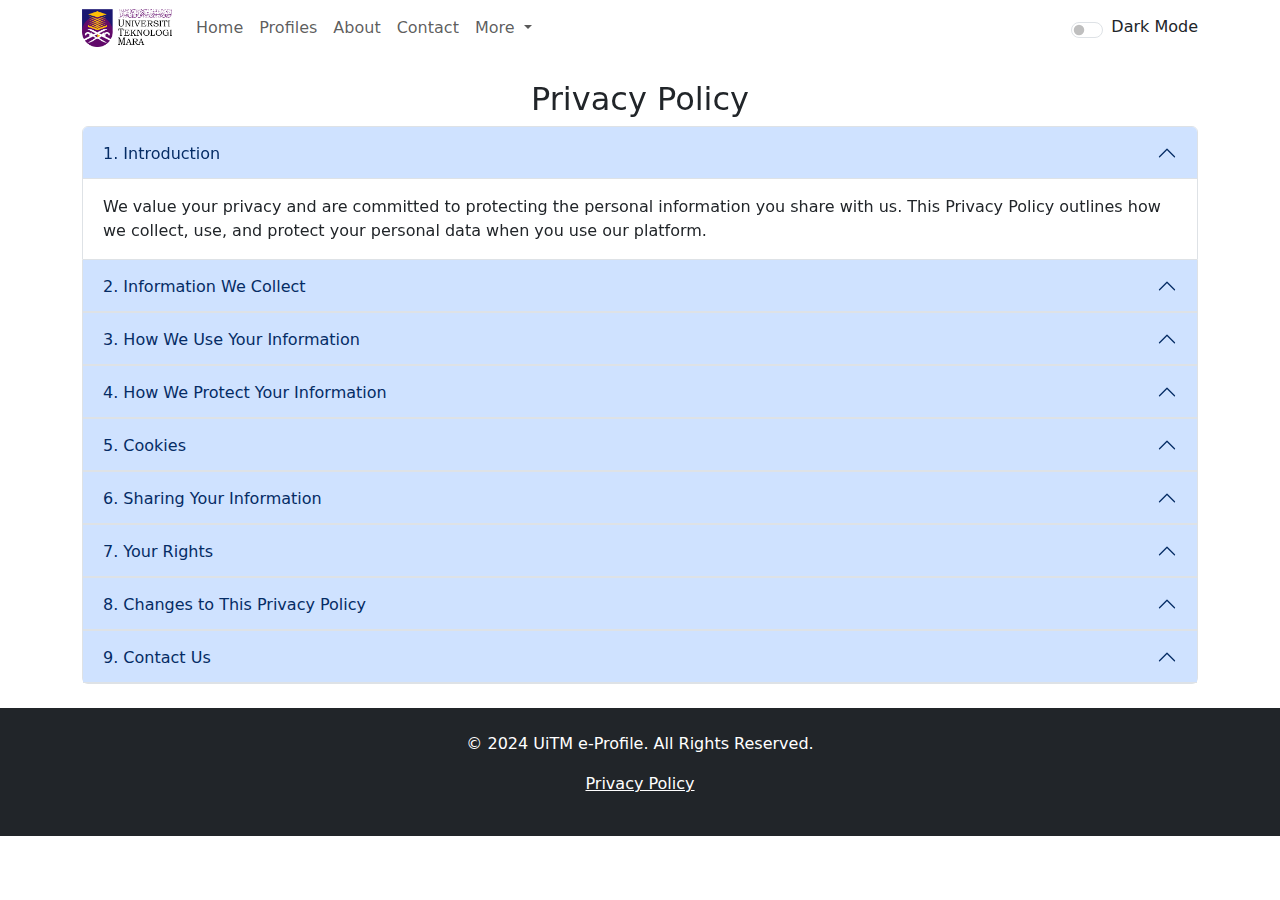
<file: privacy.html>
<!doctype html>
<html lang="en">
  <head>
    <meta charset="utf-8">
    <meta name="viewport" content="width=device-width, initial-scale=1">
    <title>Privacy Policy - UiTM e-Profile</title>

    <!-- Link to External CSS -->
    <link href="css/style.css" rel="stylesheet">

    <!-- Bootstrap CSS CDN -->
    <link href="https://cdn.jsdelivr.net/npm/bootstrap@5.3.3/dist/css/bootstrap.min.css" rel="stylesheet" integrity="sha384-QWTKZyjpPEjISv5WaRU9OFeRpok6YctnYmDr5pNlyT2bRjXh0JMhjY6hW+ALEwIH" crossorigin="anonymous">
    
    <!-- Google Fonts -->
    <link rel="preconnect" href="https://fonts.googleapis.com">
    <link rel="preconnect" href="https://fonts.gstatic.com" crossorigin>
    <link href="https://fonts.googleapis.com/css2?family=Alfa+Slab+One&family=Archivo+Black&family=Bungee+Shade&display=swap" rel="stylesheet">

    <!-- AOS (Animate on Scroll) for smooth animations -->
    <link href="https://cdn.jsdelivr.net/npm/aos@2.3.4/dist/aos.css" rel="stylesheet">

  </head>
  <body>

    <!-- Navbar -->
    <nav class="navbar navbar-expand-lg navbar-light">
        <div class="container">
          <!-- Logo (Clickable) -->
          <a href="index.html">
            <img src="img/logo.png" alt="UiTM Logo" width="90px">
          </a>
          <button class="navbar-toggler" type="button" data-bs-toggle="collapse" data-bs-target="#navbarNav" aria-controls="navbarNav" aria-expanded="false" aria-label="Toggle navigation">
            <span class="navbar-toggler-icon"></span>
          </button>
          <div class="collapse navbar-collapse" id="navbarNav">
            <ul class="navbar-nav me-auto mb-2 mb-lg-0 ms-3">
              <li class="nav-item">
                <a class="nav-link" href="index.html">Home</a>
              </li>
              <li class="nav-item">
                <a class="nav-link" href="profiles.html">Profiles</a>
              </li>
              <li class="nav-item">
                <a class="nav-link" href="about.html">About</a>
              </li>
              <li class="nav-item">
                <a class="nav-link" href="contact.html">Contact</a>
              </li>
              <li class="nav-item dropdown">
                <a class="nav-link dropdown-toggle" href="#" id="navbarDropdown" role="button" data-bs-toggle="dropdown" aria-expanded="false">
                  More
                </a>
                <ul class="dropdown-menu" aria-labelledby="navbarDropdown">
                  <li><a class="dropdown-item" href="privacy.html">Privacy Policy</a></li>
                  <li><a class="dropdown-item" href="faq.html">FAQ</a></li>
                  <li><a class="dropdown-item" href="info.html">More Information</a></li>
                </ul>
              </li>
            </ul>
            <div class="form-check form-switch">
              <input class="form-check-input" type="checkbox" id="darkModeToggle" />
              <label class="form-check-label" for="darkModeToggle" id="themeLabel"> Dark Mode </label>
            </div>
          </div>
        </div>
      </nav>

    <!-- Privacy Policy Content -->
    <div class="container my-4" data-aos="fade-up">
      <h2 class="text-center">Privacy Policy</h2>

      <!-- Accordion for Sections -->
      <div class="accordion" id="privacyAccordion">

        <!-- Introduction Section -->
        <div class="accordion-item">
          <h2 class="accordion-header" id="headingIntro">
            <button class="accordion-button" type="button" data-bs-toggle="collapse" data-bs-target="#collapseIntro" aria-expanded="true" aria-controls="collapseIntro">
              <a name="intro"></a>1. Introduction
            </button>
          </h2>
          <div id="collapseIntro" class="accordion-collapse collapse show" aria-labelledby="headingIntro" data-bs-parent="#privacyAccordion">
            <div class="accordion-body">
              We value your privacy and are committed to protecting the personal information you share with us. This Privacy Policy outlines how we collect, use, and protect your personal data when you use our platform.
            </div>
          </div>
        </div>

        <!-- Information We Collect Section -->
        <div class="accordion-item">
          <h2 class="accordion-header" id="headingInfoCollection">
            <button class="accordion-button" type="button" data-bs-toggle="collapse" data-bs-target="#collapseInfoCollection" aria-expanded="false" aria-controls="collapseInfoCollection">
              <a name="info-collection"></a>2. Information We Collect
            </button>
          </h2>
          <div id="collapseInfoCollection" class="accordion-collapse collapse" aria-labelledby="headingInfoCollection" data-bs-parent="#privacyAccordion">
            <div class="accordion-body">
              We collect information that you provide to us when you create a profile or interact with our platform. This may include:
              <ul>
                <li>Your name, email address, and contact details.</li>
                <li>Your academic information, such as department, faculty, and project details.</li>
                <li>Your research work, projects, and other academic contributions.</li>
                <li>Usage data and analytics related to how you interact with the platform.</li>
              </ul>
            </div>
          </div>
        </div>

        <!-- How We Use Your Information Section -->
        <div class="accordion-item">
          <h2 class="accordion-header" id="headingInfoUse">
            <button class="accordion-button" type="button" data-bs-toggle="collapse" data-bs-target="#collapseInfoUse" aria-expanded="false" aria-controls="collapseInfoUse">
              <a name="info-use"></a>3. How We Use Your Information
            </button>
          </h2>
          <div id="collapseInfoUse" class="accordion-collapse collapse" aria-labelledby="headingInfoUse" data-bs-parent="#privacyAccordion">
            <div class="accordion-body">
              Your information is used for the following purposes:
              <ul>
                <li>To provide and maintain the functionality of the e-Profile system.</li>
                <li>To personalize and improve your experience on our platform.</li>
                <li>To communicate with you about updates, promotions, and notifications related to the platform.</li>
                <li>To analyze platform usage and improve its features.</li>
              </ul>
            </div>
          </div>
        </div>

        <!-- How We Protect Your Information Section -->
        <div class="accordion-item">
          <h2 class="accordion-header" id="headingSecurity">
            <button class="accordion-button" type="button" data-bs-toggle="collapse" data-bs-target="#collapseSecurity" aria-expanded="false" aria-controls="collapseSecurity">
              <a name="security"></a>4. How We Protect Your Information
            </button>
          </h2>
          <div id="collapseSecurity" class="accordion-collapse collapse" aria-labelledby="headingSecurity" data-bs-parent="#privacyAccordion">
            <div class="accordion-body">
              We use industry-standard security measures to protect your personal data from unauthorized access, alteration, disclosure, or destruction. This includes encryption, firewalls, and secure servers.
            </div>
          </div>
        </div>

        <!-- Cookies Section -->
        <div class="accordion-item">
          <h2 class="accordion-header" id="headingCookies">
            <button class="accordion-button" type="button" data-bs-toggle="collapse" data-bs-target="#collapseCookies" aria-expanded="false" aria-controls="collapseCookies">
              <a name="cookies"></a>5. Cookies
            </button>
          </h2>
          <div id="collapseCookies" class="accordion-collapse collapse" aria-labelledby="headingCookies" data-bs-parent="#privacyAccordion">
            <div class="accordion-body">
              We use cookies to enhance your experience on the platform. Cookies are small text files stored on your device that help us analyze website traffic and personalize content. You can control or disable cookies through your browser settings.
            </div>
          </div>
        </div>

        <!-- Sharing Your Information Section -->
        <div class="accordion-item">
          <h2 class="accordion-header" id="headingSharing">
            <button class="accordion-button" type="button" data-bs-toggle="collapse" data-bs-target="#collapseSharing" aria-expanded="false" aria-controls="collapseSharing">
              <a name="sharing"></a>6. Sharing Your Information
            </button>
          </h2>
          <div id="collapseSharing" class="accordion-collapse collapse" aria-labelledby="headingSharing" data-bs-parent="#privacyAccordion">
            <div class="accordion-body">
              We do not sell or rent your personal data to third parties. However, we may share your information with university staff and authorized third-party service providers who assist in maintaining and improving the platform.
            </div>
          </div>
        </div>

        <!-- Your Rights Section -->
        <div class="accordion-item">
          <h2 class="accordion-header" id="headingRights">
            <button class="accordion-button" type="button" data-bs-toggle="collapse" data-bs-target="#collapseRights" aria-expanded="false" aria-controls="collapseRights">
              <a name="rights"></a>7. Your Rights
            </button>
          </h2>
          <div id="collapseRights" class="accordion-collapse collapse" aria-labelledby="headingRights" data-bs-parent="#privacyAccordion">
            <div class="accordion-body">
              You have the right to access, update, and delete your personal information, and to object to or restrict certain processing activities. To exercise these rights, please contact us at <a href="mailto:contact@uitm.edu.my">contact@uitm.edu.my</a>.
            </div>
          </div>
        </div>

        <!-- Changes to This Privacy Policy Section -->
        <div class="accordion-item">
          <h2 class="accordion-header" id="headingChanges">
            <button class="accordion-button" type="button" data-bs-toggle="collapse" data-bs-target="#collapseChanges" aria-expanded="false" aria-controls="collapseChanges">
              <a name="changes"></a>8. Changes to This Privacy Policy
            </button>
          </h2>
          <div id="collapseChanges" class="accordion-collapse collapse" aria-labelledby="headingChanges" data-bs-parent="#privacyAccordion">
            <div class="accordion-body">
              We may update this Privacy Policy periodically to reflect changes in our practices or legal requirements. Any updates will be posted on this page with an updated date.
            </div>
          </div>
        </div>

        <!-- Contact Us Section -->
        <div class="accordion-item">
          <h2 class="accordion-header" id="headingContact">
            <button class="accordion-button" type="button" data-bs-toggle="collapse" data-bs-target="#collapseContact" aria-expanded="false" aria-controls="collapseContact">
              <a name="contact"></a>9. Contact Us
            </button>
          </h2>
          <div id="collapseContact" class="accordion-collapse collapse" aria-labelledby="headingContact" data-bs-parent="#privacyAccordion">
            <div class="accordion-body">
              If you have any questions or concerns regarding this Privacy Policy, please contact us at:
              <ul>
                <li>Email: <a href="mailto:contact@uitm.edu.my">contact@uitm.edu.my</a></li>
                <li>Phone: +60 3-1234 5678</li>
                <li>Address: UiTM Shah Alam, 40450 Shah Alam, Selangor, Malaysia</li>
              </ul>
            </div>
          </div>
        </div>

      </div>

    </div>

    <!-- Footer -->
    <footer class="bg-dark text-center text-white py-4 mt-auto">
      <p>&copy; 2024 UiTM e-Profile. All Rights Reserved.</p>
      <p>
        <a href="privacy.html" class="text-white">Privacy Policy</a> 
      </p>
    </footer>


    <script>
      // Dark Mode Toggle
      function setTheme(theme) {
        document.documentElement.setAttribute("data-bs-theme", theme);
        document.getElementById("themeLabel").innerText = theme === "dark" ? "Dark Mode On" : "Dark Mode Off";
        localStorage.setItem("theme", theme);
      }

      document.getElementById("darkModeToggle").addEventListener("change", function (event) {
        if (event.target.checked) {
          setTheme("dark");
        } else {
          setTheme("");
        }
      });

      window.onload = function () {
        let savedTheme = localStorage.getItem("theme");
        if (savedTheme) {
          setTheme(savedTheme);
          if (savedTheme === "dark") {
            document.getElementById("darkModeToggle").checked = true;
          }
        }
      }


    </script>

    <!-- Bootstrap JS and AOS JS -->
    <script src="https://cdn.jsdelivr.net/npm/bootstrap@5.3.3/dist/js/bootstrap.bundle.min.js" integrity="sha384-YvpcrYf0tY3lHB60NNkmXc5s9fDVZLESaAA55NDzOxhy9GkcIdslK1eN7N6jIeHz" crossorigin="anonymous"></script>
    <script src="https://cdn.jsdelivr.net/npm/aos@2.3.4/dist/aos.js"></script>
    <script>
        AOS.init(); // Initialize AOS
    </script>
  </body>
</html>
</file>
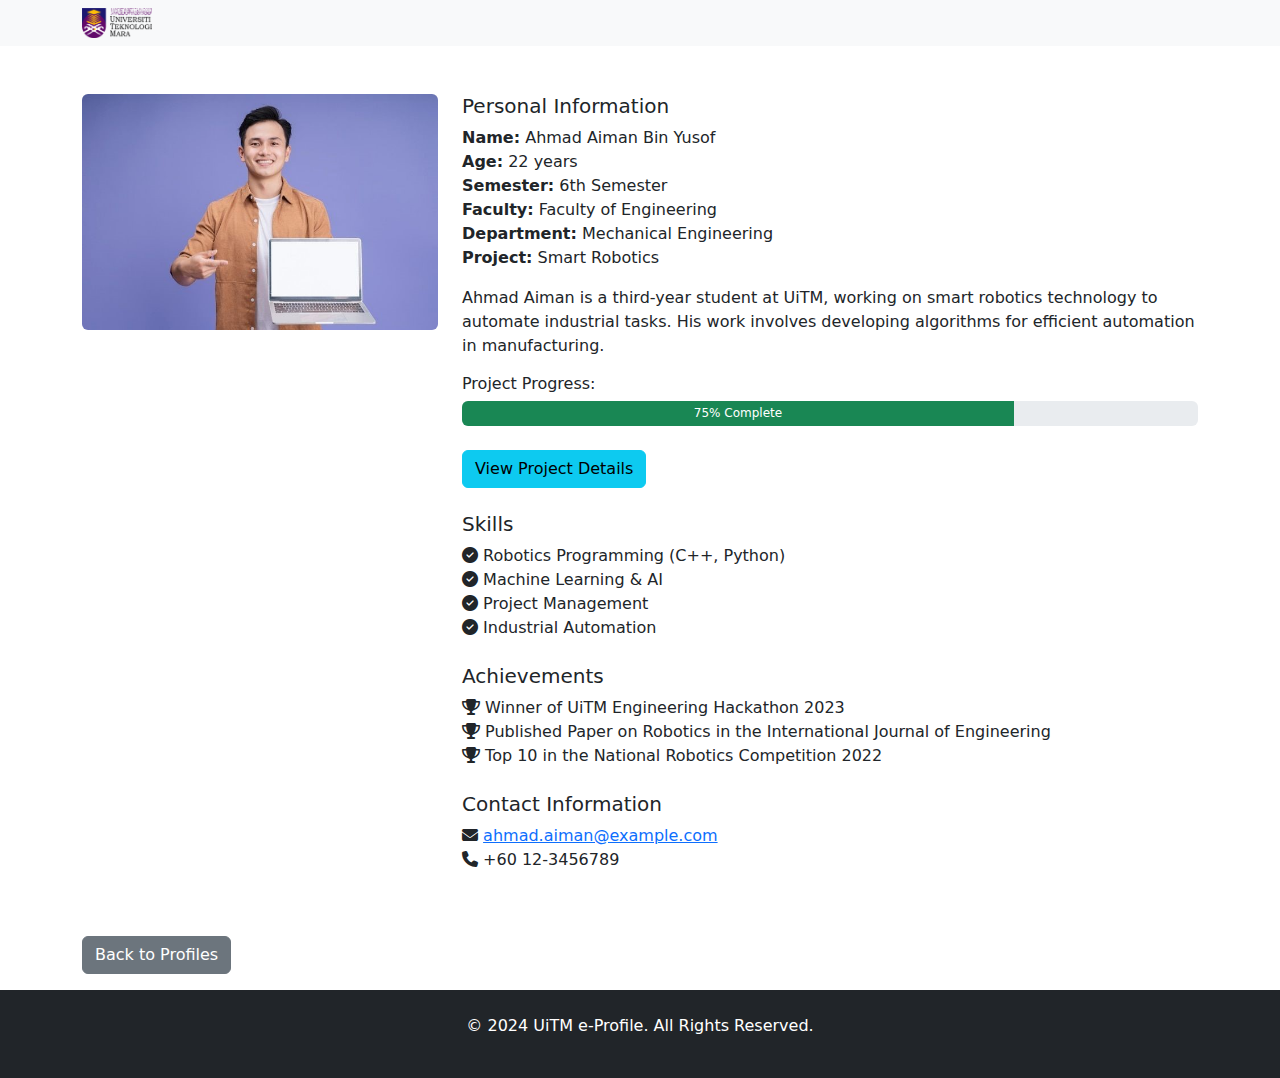
<file: profile1.html>
<!doctype html>
<html lang="en">
  <head>
    <meta charset="utf-8">
    <meta name="viewport" content="width=device-width, initial-scale=1">
    <title>Ahmad Aiman - Profile</title>

    <!-- Bootstrap CSS CDN -->
    <link href="https://cdn.jsdelivr.net/npm/bootstrap@5.3.3/dist/css/bootstrap.min.css" rel="stylesheet" integrity="sha384-QWTKZyjpPEjISv5WaRU9OFeRpok6YctnYmDr5pNlyT2bRjXh0JMhjY6hW+ALEwIH" crossorigin="anonymous">

    <!-- Font Awesome for Icons -->
    <link href="https://cdnjs.cloudflare.com/ajax/libs/font-awesome/6.7.1/css/all.min.css" rel="stylesheet">
  </head>
  <body>

    <!-- Navbar -->
    <nav class="navbar navbar-expand-lg navbar-light bg-light">
      <div class="container">
        <a href="index.html">
          <img src="img/logo.png" alt="UiTM Logo" width="70px">
        </a>
      </div>
    </nav>

    <!-- Profile Information -->
    <div class="container my-5">
      <div class="row">
        <div class="col-md-4">
          <img src="img/Aiman.jpg" class="img-fluid rounded" alt="Ahmad Aiman">
        </div>
        <div class="col-md-8">
          <h5>Personal Information</h5>
          <ul class="list-unstyled">
            <li><strong>Name:</strong> Ahmad Aiman Bin Yusof</li>
            <li><strong>Age:</strong> 22 years</li>
            <li><strong>Semester:</strong> 6th Semester</li>
            <li><strong>Faculty:</strong> Faculty of Engineering</li>
            <li><strong>Department:</strong> Mechanical Engineering</li>
            <p><strong>Project:</strong> Smart Robotics</p>
            <p>Ahmad Aiman is a third-year student at UiTM, working on smart robotics technology to automate industrial tasks. His work involves developing algorithms for efficient automation in manufacturing.</p>
          
          </ul>

          

          <!-- Progress Bar for Project -->
          <h6>Project Progress:</h6>
          <div class="progress mb-4" style="height: 25px;">
            <div class="progress-bar bg-success" role="progressbar" style="width: 75%" aria-valuenow="75" aria-valuemin="0" aria-valuemax="100">75% Complete</div>
          </div>

          <!-- Modal Button for More Information -->
          <button type="button" class="btn btn-info" data-bs-toggle="modal" data-bs-target="#projectModal">
            View Project Details
          </button>

          <!-- Modal for Project Details -->
          <div class="modal fade" id="projectModal" tabindex="-1" aria-labelledby="projectModalLabel" aria-hidden="true">
            <div class="modal-dialog">
              <div class="modal-content">
                <div class="modal-header">
                  <h5 class="modal-title" id="projectModalLabel">Project Details: Smart Robotics</h5>
                  <button type="button" class="btn-close" data-bs-dismiss="modal" aria-label="Close"></button>
                </div>
                <div class="modal-body">
                  Ahmad's project focuses on integrating AI into robotics systems for enhancing automation in industrial settings. His approach uses machine learning to improve the robot's decision-making in real-time tasks, leading to more efficient production lines.
                </div>
                <div class="modal-footer">
                  <button type="button" class="btn btn-secondary" data-bs-dismiss="modal">Close</button>
                </div>
              </div>
            </div>
          </div>

          <!-- Skills Section -->
          <h5 class="mt-4">Skills</h5>
          <ul class="list-unstyled">
            <li><i class="fa fa-check-circle"></i> Robotics Programming (C++, Python)</li>
            <li><i class="fa fa-check-circle"></i> Machine Learning & AI</li>
            <li><i class="fa fa-check-circle"></i> Project Management</li>
            <li><i class="fa fa-check-circle"></i> Industrial Automation</li>
          </ul>

          <!-- Achievements Section -->
          <h5 class="mt-4">Achievements</h5>
          <ul class="list-unstyled">
            <li><i class="fa fa-trophy"></i> Winner of UiTM Engineering Hackathon 2023</li>
            <li><i class="fa fa-trophy"></i> Published Paper on Robotics in the International Journal of Engineering</li>
            <li><i class="fa fa-trophy"></i> Top 10 in the National Robotics Competition 2022</li>
          </ul>

          <!-- Contact Section with Icons -->
          <div class="mt-4">
            <h5>Contact Information</h5>
            <ul class="list-unstyled">
              <li><i class="fa fa-envelope"></i> <a href="mailto:ahmad.aiman@example.com">ahmad.aiman@example.com</a></li>
              <li><i class="fa fa-phone"></i> +60 12-3456789</li>
            </ul>
          </div>
        </div>
      </div>
    </div>

    <!-- Back Button (Bottom of the Profile Page) -->
    <div class="container my-3">
      <a href="profiles.html" class="btn btn-secondary">Back to Profiles</a>
    </div>

    <!-- Footer -->
    <footer class="bg-dark text-center text-white py-4">
      <p>&copy; 2024 UiTM e-Profile. All Rights Reserved.</p>
    </footer>

    <!-- Bootstrap JS and Popper.js -->
    <script src="https://cdn.jsdelivr.net/npm/bootstrap@5.3.3/dist/js/bootstrap.bundle.min.js"></script>

  </body>
</html>
</file>
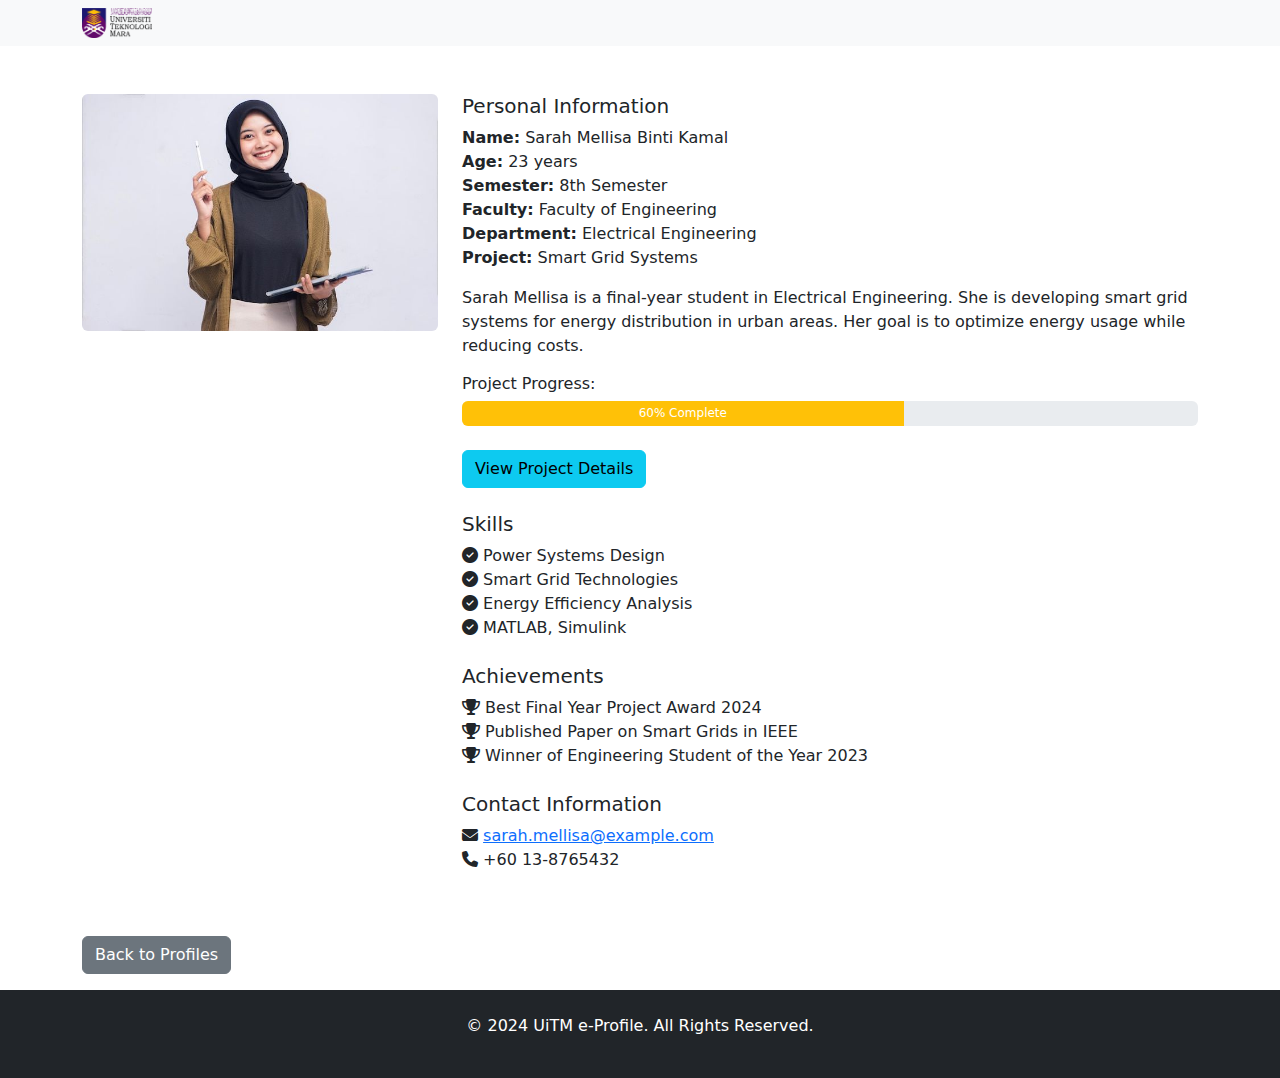
<file: profile2.html>
<!doctype html>
<html lang="en">
  <head>
    <meta charset="utf-8">
    <meta name="viewport" content="width=device-width, initial-scale=1">
    <title>Sarah Mellisa - Profile</title>

    <!-- Bootstrap CSS CDN -->
    <link href="https://cdn.jsdelivr.net/npm/bootstrap@5.3.3/dist/css/bootstrap.min.css" rel="stylesheet">

    <!-- Font Awesome for Icons -->
    <link href="https://cdnjs.cloudflare.com/ajax/libs/font-awesome/6.7.1/css/all.min.css" rel="stylesheet">
  </head>
  <body>

    <!-- Navbar -->
    <nav class="navbar navbar-expand-lg navbar-light bg-light">
      <div class="container">
        <a href="index.html">
          <img src="img/logo.png" alt="UiTM Logo" width="70px">
        </a>
      </div>
    </nav>

    <!-- Profile Information -->
    <div class="container my-5">
      <div class="row">
        <div class="col-md-4">
          <img src="img/Sarah.jpg" class="img-fluid rounded" alt="Sarah Mellisa">
        </div>
        <div class="col-md-8">
          <h5>Personal Information</h5>
          <ul class="list-unstyled">
            <li><strong>Name:</strong> Sarah Mellisa Binti Kamal </li>
            <li><strong>Age:</strong> 23 years</li>
            <li><strong>Semester:</strong> 8th Semester</li>
            <li><strong>Faculty:</strong> Faculty of Engineering</li>
            <li><strong>Department:</strong> Electrical Engineering</li>
            <p><strong>Project:</strong> Smart Grid Systems</p>
            <p>Sarah Mellisa is a final-year student in Electrical Engineering. She is developing smart grid systems for energy distribution in urban areas. Her goal is to optimize energy usage while reducing costs.</p>

          </ul>

          <!-- Progress Bar for Project -->
          <h6>Project Progress:</h6>
          <div class="progress mb-4" style="height: 25px;">
            <div class="progress-bar bg-warning" role="progressbar" style="width: 60%" aria-valuenow="60" aria-valuemin="0" aria-valuemax="100">60% Complete</div>
          </div>

          <!-- Modal Button for More Information -->
          <button type="button" class="btn btn-info" data-bs-toggle="modal" data-bs-target="#projectModal">
            View Project Details
          </button>

          <!-- Modal for Project Details -->
          <div class="modal fade" id="projectModal" tabindex="-1" aria-labelledby="projectModalLabel" aria-hidden="true">
            <div class="modal-dialog">
              <div class="modal-content">
                <div class="modal-header">
                  <h5 class="modal-title" id="projectModalLabel">Project Details: Smart Grid Systems</h5>
                  <button type="button" class="btn-close" data-bs-dismiss="modal" aria-label="Close"></button>
                </div>
                <div class="modal-body">
                  Sarah's project focuses on developing smart grids that allow for more efficient distribution of energy. She aims to create systems that can dynamically adjust energy flow based on demand, helping to optimize usage and reduce wastage.
                </div>
                <div class="modal-footer">
                  <button type="button" class="btn btn-secondary" data-bs-dismiss="modal">Close</button>
                </div>
              </div>
            </div>
          </div>

          <!-- Skills Section -->
          <h5 class="mt-4">Skills</h5>
          <ul class="list-unstyled">
            <li><i class="fa fa-check-circle"></i> Power Systems Design</li>
            <li><i class="fa fa-check-circle"></i> Smart Grid Technologies</li>
            <li><i class="fa fa-check-circle"></i> Energy Efficiency Analysis</li>
            <li><i class="fa fa-check-circle"></i> MATLAB, Simulink</li>
          </ul>

          <!-- Achievements Section -->
          <h5 class="mt-4">Achievements</h5>
          <ul class="list-unstyled">
            <li><i class="fa fa-trophy"></i> Best Final Year Project Award 2024</li>
            <li><i class="fa fa-trophy"></i> Published Paper on Smart Grids in IEEE</li>
            <li><i class="fa fa-trophy"></i> Winner of Engineering Student of the Year 2023</li>
          </ul>

          <!-- Contact Section with Icons -->
          <div class="mt-4">
            <h5>Contact Information</h5>
            <ul class="list-unstyled">
              <li><i class="fa fa-envelope"></i> <a href="mailto:sarah.mellisa@example.com">sarah.mellisa@example.com</a></li>
              <li><i class="fa fa-phone"></i> +60 13-8765432</li>
            </ul>
          </div>
        </div>
      </div>
    </div>

    <!-- Back Button -->
    <div class="container my-3">
      <a href="profiles.html" class="btn btn-secondary">Back to Profiles</a>
    </div>

    <!-- Footer -->
    <footer class="bg-dark text-center text-white py-4">
      <p>&copy; 2024 UiTM e-Profile. All Rights Reserved.</p>
    </footer>

    <!-- Bootstrap JS and Popper.js -->
    <script src="https://cdn.jsdelivr.net/npm/bootstrap@5.3.3/dist/js/bootstrap.bundle.min.js"></script>

  </body>
</html>
</file>
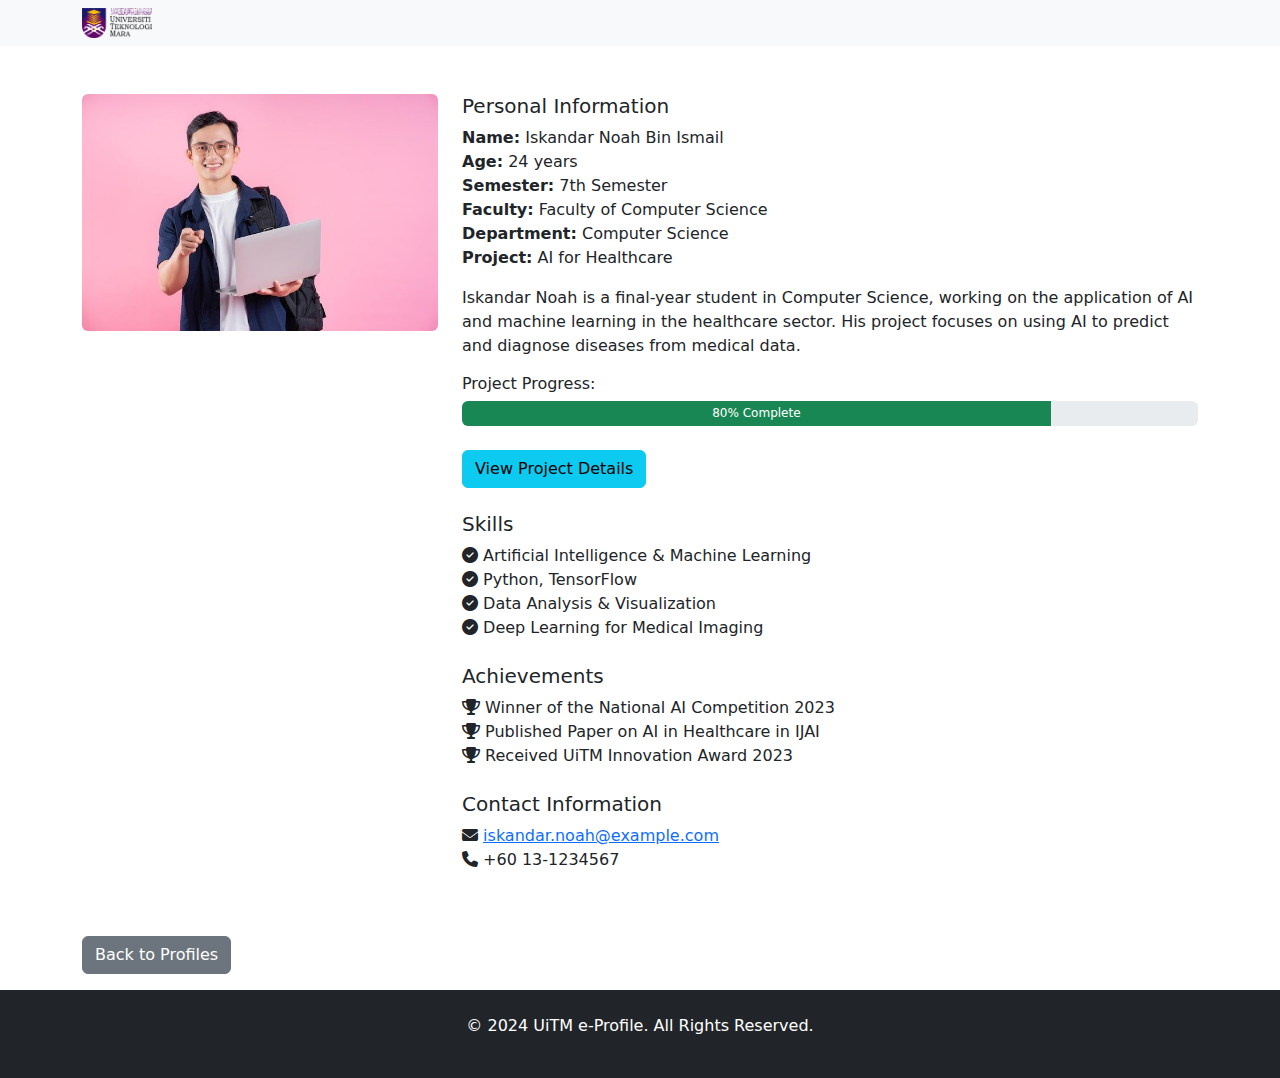
<file: profile3.html>
<!doctype html>
<html lang="en">
  <head>
    <meta charset="utf-8">
    <meta name="viewport" content="width=device-width, initial-scale=1">
    <title>Iskandar Noah - Profile</title>

    <!-- Bootstrap CSS CDN -->
    <link href="https://cdn.jsdelivr.net/npm/bootstrap@5.3.3/dist/css/bootstrap.min.css" rel="stylesheet">

    <!-- Font Awesome for Icons -->
    <link href="https://cdnjs.cloudflare.com/ajax/libs/font-awesome/6.7.1/css/all.min.css" rel="stylesheet">
  </head>
  <body>

    <!-- Navbar -->
    <nav class="navbar navbar-expand-lg navbar-light bg-light">
      <div class="container">
        <a href="index.html">
          <img src="img/logo.png" alt="UiTM Logo" width="70px">
        </a>
      </div>
    </nav>

    <!-- Profile Information -->
    <div class="container my-5">
      <div class="row">
        <div class="col-md-4">
          <img src="img/Iskandar.jpg" class="img-fluid rounded" alt="Iskandar Noah">
        </div>
        <div class="col-md-8">
          <h5>Personal Information</h5>
          <ul class="list-unstyled">
            <li><strong>Name:</strong> Iskandar Noah Bin Ismail </li>
            <li><strong>Age:</strong> 24 years</li>
            <li><strong>Semester:</strong> 7th Semester</li>
            <li><strong>Faculty:</strong> Faculty of Computer Science</li>
            <li><strong>Department:</strong> Computer Science</li>
            <p><strong>Project:</strong> AI for Healthcare</p>
            <p>Iskandar Noah is a final-year student in Computer Science, working on the application of AI and machine learning in the healthcare sector. His project focuses on using AI to predict and diagnose diseases from medical data.</p>

          </ul>

          <!-- Progress Bar for Project -->
          <h6>Project Progress:</h6>
          <div class="progress mb-4" style="height: 25px;">
            <div class="progress-bar bg-success" role="progressbar" style="width: 80%" aria-valuenow="80" aria-valuemin="0" aria-valuemax="100">80% Complete</div>
          </div>

          <!-- Modal Button for More Information -->
          <button type="button" class="btn btn-info" data-bs-toggle="modal" data-bs-target="#projectModal">
            View Project Details
          </button>

          <!-- Modal for Project Details -->
          <div class="modal fade" id="projectModal" tabindex="-1" aria-labelledby="projectModalLabel" aria-hidden="true">
            <div class="modal-dialog">
              <div class="modal-content">
                <div class="modal-header">
                  <h5 class="modal-title" id="projectModalLabel">Project Details: AI for Healthcare</h5>
                  <button type="button" class="btn-close" data-bs-dismiss="modal" aria-label="Close"></button>
                </div>
                <div class="modal-body">
                  Iskandar's project is focused on using Artificial Intelligence to analyze medical data, specifically images and patient records, to detect diseases such as cancer and heart disease at an early stage. The system is designed to assist doctors in providing more accurate diagnoses and treatments.
                </div>
                <div class="modal-footer">
                  <button type="button" class="btn btn-secondary" data-bs-dismiss="modal">Close</button>
                </div>
              </div>
            </div>
          </div>

          <!-- Skills Section -->
          <h5 class="mt-4">Skills</h5>
          <ul class="list-unstyled">
            <li><i class="fa fa-check-circle"></i> Artificial Intelligence & Machine Learning</li>
            <li><i class="fa fa-check-circle"></i> Python, TensorFlow</li>
            <li><i class="fa fa-check-circle"></i> Data Analysis & Visualization</li>
            <li><i class="fa fa-check-circle"></i> Deep Learning for Medical Imaging</li>
          </ul>

          <!-- Achievements Section -->
          <h5 class="mt-4">Achievements</h5>
          <ul class="list-unstyled">
            <li><i class="fa fa-trophy"></i> Winner of the National AI Competition 2023</li>
            <li><i class="fa fa-trophy"></i> Published Paper on AI in Healthcare in IJAI</li>
            <li><i class="fa fa-trophy"></i> Received UiTM Innovation Award 2023</li>
          </ul>

          <!-- Contact Section with Icons -->
          <div class="mt-4">
            <h5>Contact Information</h5>
            <ul class="list-unstyled">
              <li><i class="fa fa-envelope"></i> <a href="mailto:iskandar.noah@example.com">iskandar.noah@example.com</a></li>
              <li><i class="fa fa-phone"></i> +60 13-1234567</li>
            </ul>
          </div>
        </div>
      </div>
    </div>

    <!-- Back Button -->
    <div class="container my-3">
      <a href="profiles.html" class="btn btn-secondary">Back to Profiles</a>
    </div>

    <!-- Footer -->
    <footer class="bg-dark text-center text-white py-4">
      <p>&copy; 2024 UiTM e-Profile. All Rights Reserved.</p>
    </footer>

    <!-- Bootstrap JS and Popper.js -->
    <script src="https://cdn.jsdelivr.net/npm/bootstrap@5.3.3/dist/js/bootstrap.bundle.min.js"></script>

  </body>
</html>
</file>
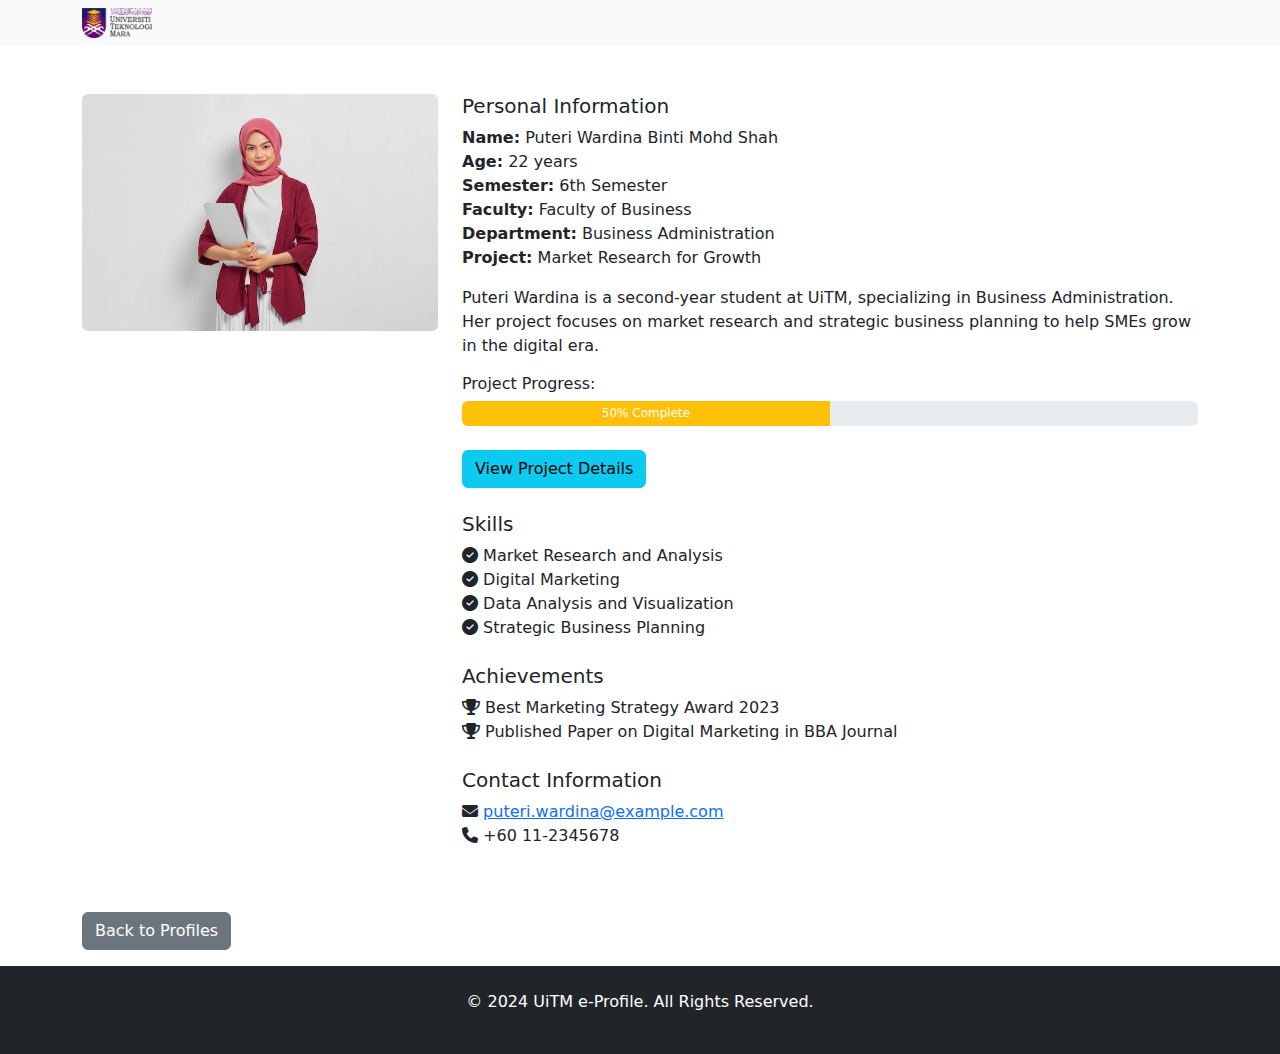
<file: profile4.html>
<!doctype html>
<html lang="en">
  <head>
    <meta charset="utf-8">
    <meta name="viewport" content="width=device-width, initial-scale=1">
    <title>Puteri Wardina - Profile</title>

    <!-- Bootstrap CSS CDN -->
    <link href="https://cdn.jsdelivr.net/npm/bootstrap@5.3.3/dist/css/bootstrap.min.css" rel="stylesheet">

    <!-- Font Awesome for Icons -->
    <link href="https://cdnjs.cloudflare.com/ajax/libs/font-awesome/6.7.1/css/all.min.css" rel="stylesheet">
  </head>
  <body>

    <!-- Navbar -->
    <nav class="navbar navbar-expand-lg navbar-light bg-light">
      <div class="container">
        <a href="index.html">
          <img src="img/logo.png" alt="UiTM Logo" width="70px">
        </a>
      </div>
    </nav>

    <!-- Profile Information -->
    <div class="container my-5">
      <div class="row">
        <div class="col-md-4">
          <img src="img/Wardina.jpg" class="img-fluid rounded" alt="Puteri Wardina">
        </div>
        <div class="col-md-8">
          <h5>Personal Information</h5>
          <ul class="list-unstyled">
            <li><strong>Name:</strong> Puteri Wardina Binti Mohd Shah </li>
            <li><strong>Age:</strong> 22 years</li>
            <li><strong>Semester:</strong> 6th Semester</li>
            <li><strong>Faculty:</strong> Faculty of Business</li>
            <li><strong>Department:</strong> Business Administration</li>
            <p><strong>Project:</strong> Market Research for Growth</p>
            <p>Puteri Wardina is a second-year student at UiTM, specializing in Business Administration. Her project focuses on market research and strategic business planning to help SMEs grow in the digital era.</p>

          </ul>

          <!-- Progress Bar for Project -->
          <h6>Project Progress:</h6>
          <div class="progress mb-4" style="height: 25px;">
            <div class="progress-bar bg-warning" role="progressbar" style="width: 50%" aria-valuenow="50" aria-valuemin="0" aria-valuemax="100">50% Complete</div>
          </div>

          <!-- Modal Button for More Information -->
          <button type="button" class="btn btn-info" data-bs-toggle="modal" data-bs-target="#projectModal">
            View Project Details
          </button>

          <!-- Modal for Project Details -->
          <div class="modal fade" id="projectModal" tabindex="-1" aria-labelledby="projectModalLabel" aria-hidden="true">
            <div class="modal-dialog">
              <div class="modal-content">
                <div class="modal-header">
                  <h5 class="modal-title" id="projectModalLabel">Project Details: Market Research for Growth</h5>
                  <button type="button" class="btn-close" data-bs-dismiss="modal" aria-label="Close"></button>
                </div>
                <div class="modal-body">
                  Puteri's project analyzes market trends and helps SMEs design better strategies for digital marketing, customer engagement, and growth using market research tools and data analysis.
                </div>
                <div class="modal-footer">
                  <button type="button" class="btn btn-secondary" data-bs-dismiss="modal">Close</button>
                </div>
              </div>
            </div>
          </div>

          <!-- Skills Section -->
          <h5 class="mt-4">Skills</h5>
          <ul class="list-unstyled">
            <li><i class="fa fa-check-circle"></i> Market Research and Analysis</li>
            <li><i class="fa fa-check-circle"></i> Digital Marketing</li>
            <li><i class="fa fa-check-circle"></i> Data Analysis and Visualization</li>
            <li><i class="fa fa-check-circle"></i> Strategic Business Planning</li>
          </ul>

          <!-- Achievements Section -->
          <h5 class="mt-4">Achievements</h5>
          <ul class="list-unstyled">
            <li><i class="fa fa-trophy"></i> Best Marketing Strategy Award 2023</li>
            <li><i class="fa fa-trophy"></i> Published Paper on Digital Marketing in BBA Journal</li>
          </ul>

          <!-- Contact Section with Icons -->
          <div class="mt-4">
            <h5>Contact Information</h5>
            <ul class="list-unstyled">
              <li><i class="fa fa-envelope"></i> <a href="mailto:puteri.wardina@example.com">puteri.wardina@example.com</a></li>
              <li><i class="fa fa-phone"></i> +60 11-2345678</li>
            </ul>
          </div>
        </div>
      </div>
    </div>

    <!-- Back Button -->
    <div class="container my-3">
      <a href="profiles.html" class="btn btn-secondary">Back to Profiles</a>
    </div>

    <!-- Footer -->
    <footer class="bg-dark text-center text-white py-4">
      <p>&copy; 2024 UiTM e-Profile. All Rights Reserved.</p>
    </footer>

    <!-- Bootstrap JS and Popper.js -->
    <script src="https://cdn.jsdelivr.net/npm/bootstrap@5.3.3/dist/js/bootstrap.bundle.min.js"></script>

  </body>
</html>
</file>
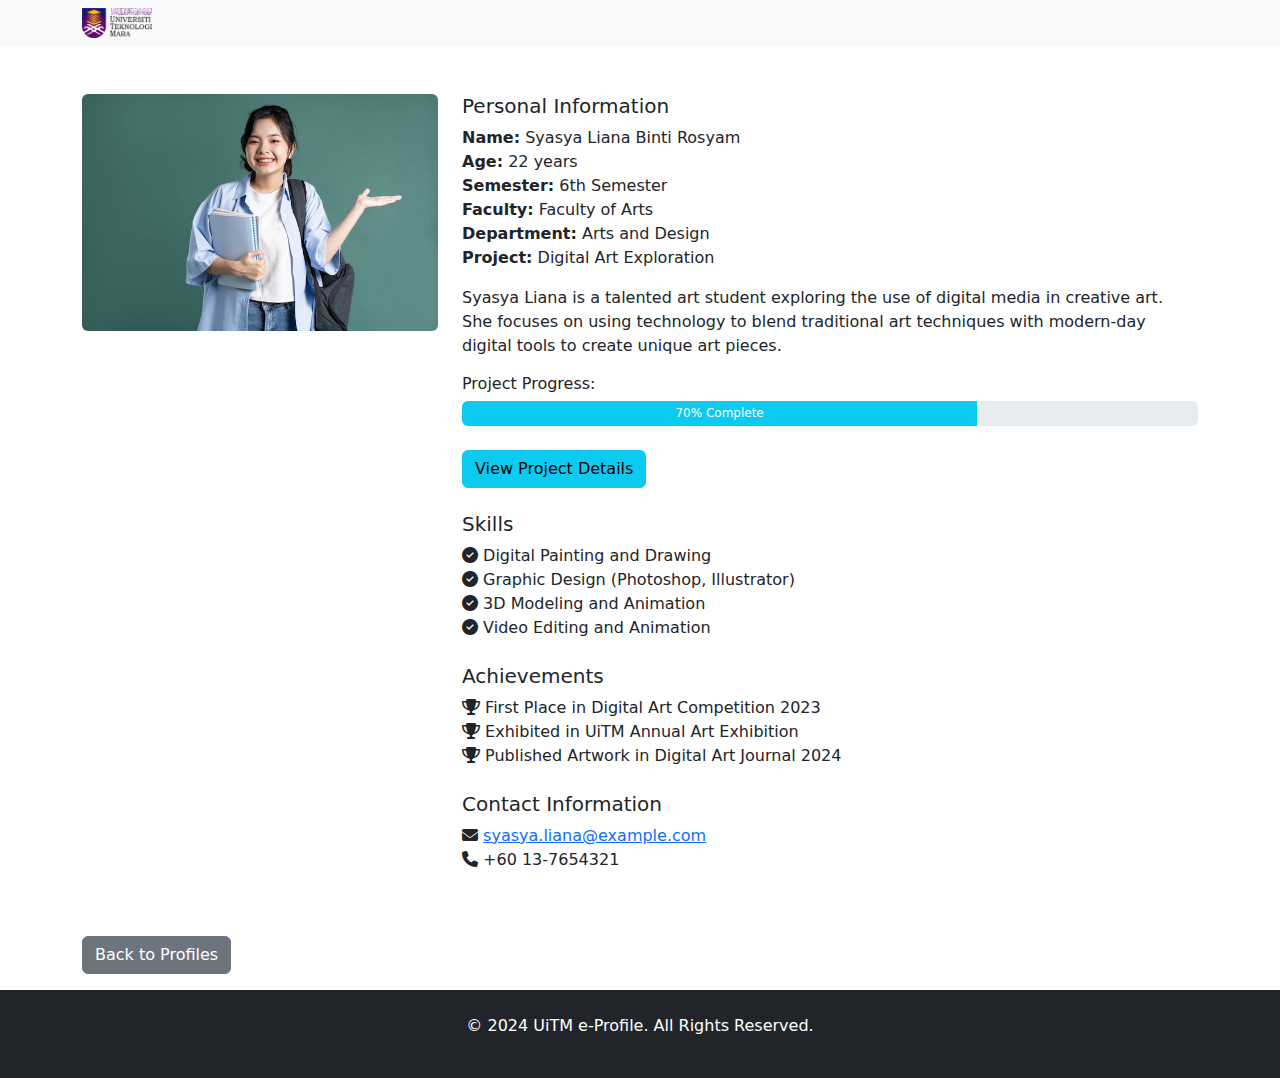
<file: profile5.html>
<!doctype html>
<html lang="en">
  <head>
    <meta charset="utf-8">
    <meta name="viewport" content="width=device-width, initial-scale=1">
    <title>Syasya Liana - Profile</title>

    <!-- Bootstrap CSS CDN -->
    <link href="https://cdn.jsdelivr.net/npm/bootstrap@5.3.3/dist/css/bootstrap.min.css" rel="stylesheet">

    <!-- Font Awesome for Icons -->
    <link href="https://cdnjs.cloudflare.com/ajax/libs/font-awesome/6.7.1/css/all.min.css" rel="stylesheet">
  </head>
  <body>

    <!-- Navbar -->
    <nav class="navbar navbar-expand-lg navbar-light bg-light">
      <div class="container">
        <a href="index.html">
          <img src="img/logo.png" alt="UiTM Logo" width="70px">
        </a>
      </div>
    </nav>

    <!-- Profile Information -->
    <div class="container my-5">
      <div class="row">
        <div class="col-md-4">
          <img src="img/Syasya.jpg" class="img-fluid rounded" alt="Syasya Liana">
        </div>
        <div class="col-md-8">
          <h5>Personal Information</h5>
          <ul class="list-unstyled">
            <li><strong>Name:</strong> Syasya Liana Binti Rosyam</li>
            <li><strong>Age:</strong> 22 years</li>
            <li><strong>Semester:</strong> 6th Semester</li>
            <li><strong>Faculty:</strong> Faculty of Arts</li>
            <li><strong>Department:</strong> Arts and Design</li>
            <p><strong>Project:</strong> Digital Art Exploration</p>
            <p>Syasya Liana is a talented art student exploring the use of digital media in creative art. She focuses on using technology to blend traditional art techniques with modern-day digital tools to create unique art pieces.</p>

          </ul>

          <!-- Progress Bar for Project -->
          <h6>Project Progress:</h6>
          <div class="progress mb-4" style="height: 25px;">
            <div class="progress-bar bg-info" role="progressbar" style="width: 70%" aria-valuenow="70" aria-valuemin="0" aria-valuemax="100">70% Complete</div>
          </div>

          <!-- Modal Button for More Information -->
          <button type="button" class="btn btn-info" data-bs-toggle="modal" data-bs-target="#projectModal">
            View Project Details
          </button>

          <!-- Modal for Project Details -->
          <div class="modal fade" id="projectModal" tabindex="-1" aria-labelledby="projectModalLabel" aria-hidden="true">
            <div class="modal-dialog">
              <div class="modal-content">
                <div class="modal-header">
                  <h5 class="modal-title" id="projectModalLabel">Project Details: Digital Art Exploration</h5>
                  <button type="button" class="btn-close" data-bs-dismiss="modal" aria-label="Close"></button>
                </div>
                <div class="modal-body">
                  Syasya's project explores the use of digital tools to create traditional art. She is experimenting with programs like Photoshop, Illustrator, and Procreate to produce digital versions of conventional art forms such as watercolor painting and sketching.
                </div>
                <div class="modal-footer">
                  <button type="button" class="btn btn-secondary" data-bs-dismiss="modal">Close</button>
                </div>
              </div>
            </div>
          </div>

          <!-- Skills Section -->
          <h5 class="mt-4">Skills</h5>
          <ul class="list-unstyled">
            <li><i class="fa fa-check-circle"></i> Digital Painting and Drawing</li>
            <li><i class="fa fa-check-circle"></i> Graphic Design (Photoshop, Illustrator)</li>
            <li><i class="fa fa-check-circle"></i> 3D Modeling and Animation</li>
            <li><i class="fa fa-check-circle"></i> Video Editing and Animation</li>
          </ul>

          <!-- Achievements Section -->
          <h5 class="mt-4">Achievements</h5>
          <ul class="list-unstyled">
            <li><i class="fa fa-trophy"></i> First Place in Digital Art Competition 2023</li>
            <li><i class="fa fa-trophy"></i> Exhibited in UiTM Annual Art Exhibition</li>
            <li><i class="fa fa-trophy"></i> Published Artwork in Digital Art Journal 2024</li>
          </ul>

          <!-- Contact Section with Icons -->
          <div class="mt-4">
            <h5>Contact Information</h5>
            <ul class="list-unstyled">
              <li><i class="fa fa-envelope"></i> <a href="mailto:syasya.liana@example.com">syasya.liana@example.com</a></li>
              <li><i class="fa fa-phone"></i> +60 13-7654321</li>
            </ul>
          </div>
        </div>
      </div>
    </div>

    <!-- Back Button -->
    <div class="container my-3">
      <a href="profiles.html" class="btn btn-secondary">Back to Profiles</a>
    </div>

    <!-- Footer -->
    <footer class="bg-dark text-center text-white py-4">
      <p>&copy; 2024 UiTM e-Profile. All Rights Reserved.</p>
    </footer>

    <!-- Bootstrap JS and Popper.js -->
    <script src="https://cdn.jsdelivr.net/npm/bootstrap@5.3.3/dist/js/bootstrap.bundle.min.js"></script>

  </body>
</html>
</file>
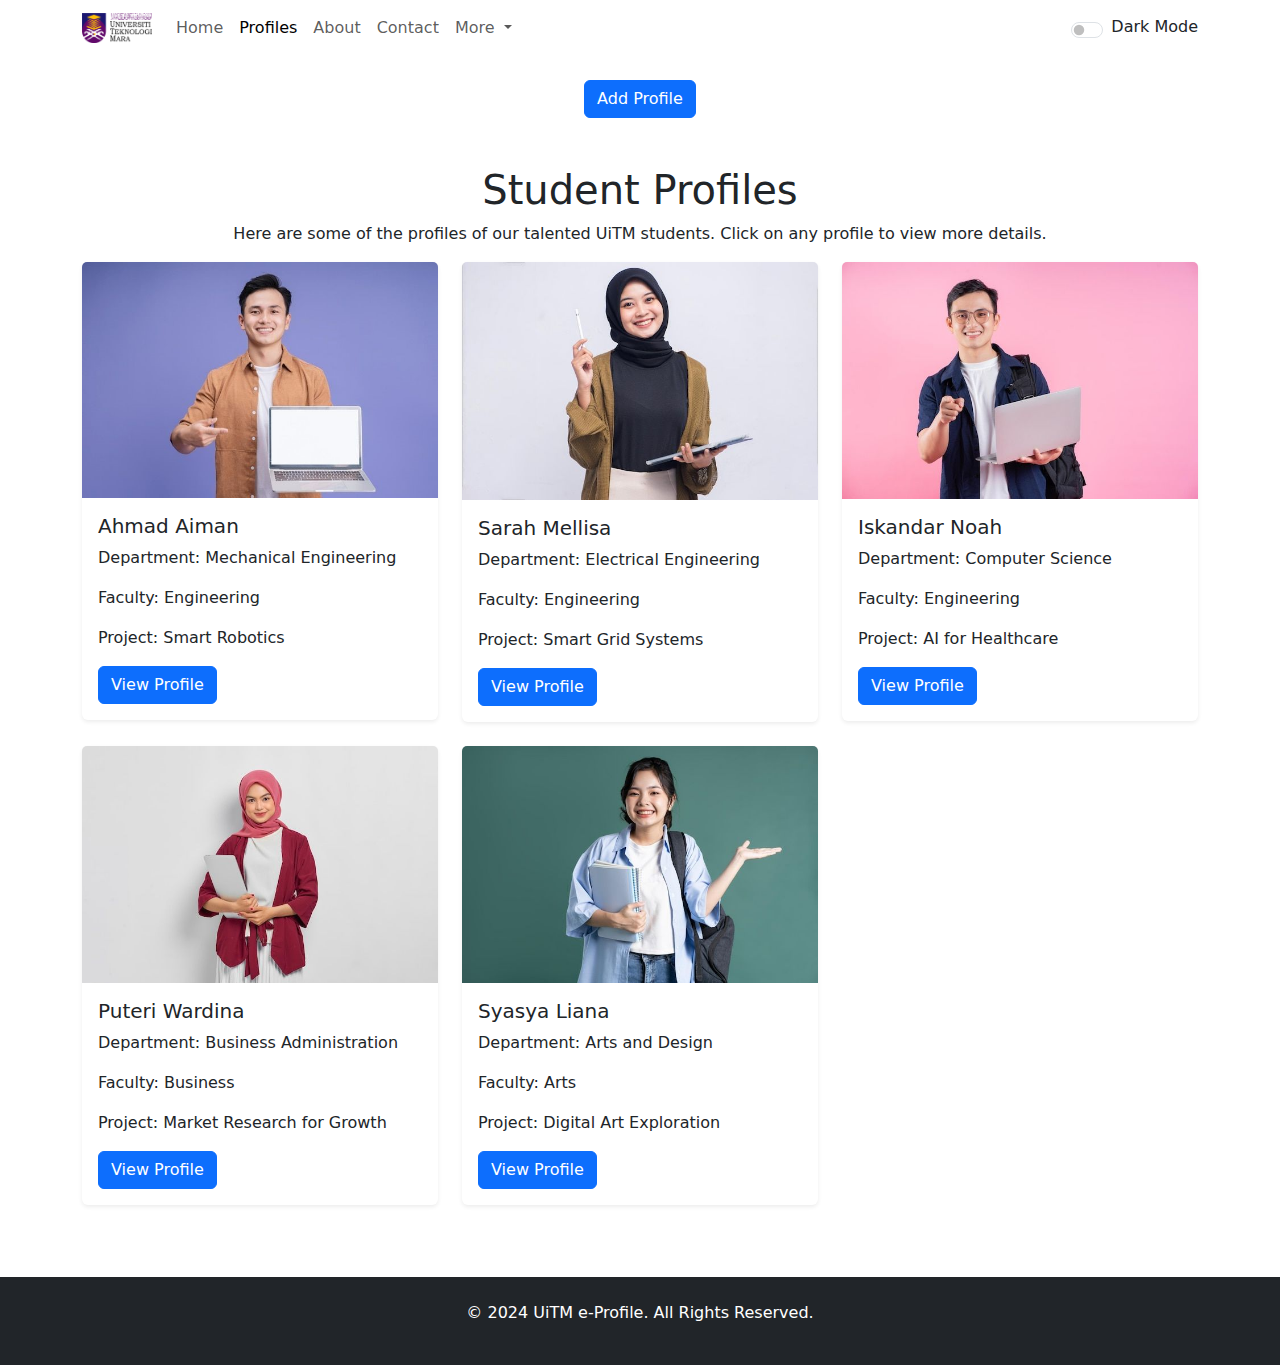
<file: profiles.html>
<!doctype html>
<html lang="en">
  <head>
    <meta charset="utf-8">
    <meta name="viewport" content="width=device-width, initial-scale=1">
    <title>Profiles - UiTM e-Profile</title>

    <!-- Bootstrap CSS CDN -->
    <link href="https://cdn.jsdelivr.net/npm/bootstrap@5.3.3/dist/css/bootstrap.min.css" rel="stylesheet" integrity="sha384-QWTKZyjpPEjISv5WaRU9OFeRpok6YctnYmDr5pNlyT2bRjXh0JMhjY6hW+ALEwIH" crossorigin="anonymous">

    <!-- Font Awesome -->
    <link rel="stylesheet" href="https://cdnjs.cloudflare.com/ajax/libs/font-awesome/6.7.1/css/all.min.css" integrity="sha512-5Hs3dF2AEPkpNAR7UiOHba+lRSJNeM2ECkwxUIxC1Q/FLycGTbNapWXB4tP889k5T5Ju8fs4b1P5z/iB4nMfSQ==" crossorigin="anonymous" referrerpolicy="no-referrer" />

    <!-- External Style CSS -->
    <link rel="stylesheet" href="css/style.css" />
  </head>
  <body>

    <!-- Navbar -->
    <nav class="navbar navbar-expand-lg navbar-light">
      <div class="container">
        <a href="index.html">
          <img src="img/logo.png" alt="UiTM Logo" width="70px">
        </a>
        <button class="navbar-toggler" type="button" data-bs-toggle="collapse" data-bs-target="#navbarNav" aria-controls="navbarNav" aria-expanded="false" aria-label="Toggle navigation">
          <span class="navbar-toggler-icon"></span>
        </button>
        <div class="collapse navbar-collapse" id="navbarNav">
          <ul class="navbar-nav me-auto mb-2 mb-lg-0 ms-3">
            <li class="nav-item">
              <a class="nav-link" href="index.html">Home</a>
            </li>
            <li class="nav-item">
              <a class="nav-link active" href="profiles.html">Profiles</a>
            </li>
            <li class="nav-item">
              <a class="nav-link" href="about.html">About</a>
            </li>
            <li class="nav-item">
              <a class="nav-link" href="contact.html">Contact</a>
            </li>
            <li class="nav-item dropdown">
              <a class="nav-link dropdown-toggle" href="#" id="navbarDropdown" role="button" data-bs-toggle="dropdown" aria-expanded="false">
                More
              </a>
              <ul class="dropdown-menu" aria-labelledby="navbarDropdown">
                <li><a class="dropdown-item" href="privacy.html">Privacy Policy</a></li>
                <li><a class="dropdown-item" href="faq.html">FAQ</a></li>
                <li><a class="dropdown-item" href="info.html">More Information</a></li>
              </ul>
            </li>
          </ul>
          <div class="form-check form-switch">
            <input class="form-check-input" type="checkbox" id="darkModeToggle" />
            <label class="form-check-label" for="darkModeToggle" id="themeLabel"> Dark Mode </label>
          </div>
        </div>
      </div>
    </nav>

    <!-- Add Profile Button -->
    <div class="container text-center my-4">
      <button type="button" class="btn btn-primary" data-bs-toggle="modal" data-bs-target="#addProfileModal">
        Add Profile
      </button>
    </div>

    <!-- Add Profile Modal -->
    <div class="modal fade" id="addProfileModal" tabindex="-1" aria-labelledby="addProfileModalLabel" aria-hidden="true">
      <div class="modal-dialog">
        <div class="modal-content">
          <div class="modal-header">
            <h5 class="modal-title" id="addProfileModalLabel">Add Profile</h5>
            <button type="button" class="btn-close" data-bs-dismiss="modal" aria-label="Close"></button>
          </div>
          <div class="modal-body">
            <!-- Add Profile Form -->
            <form id="addProfileForm">
              <div class="mb-3">
                <label for="name" class="form-label">Full Name</label>
                <input type="text" class="form-control" id="name" required>
              </div>

              <div class="mb-3">
                <label for="semester" class="form-label">Semester</label>
                <input type="number" class="form-control" id="semester" required>
              </div>

              <div class="mb-3">
                <label for="faculty" class="form-label">Faculty</label>
                <input type="text" class="form-control" id="faculty" required>
              </div>

              <div class="mb-3">
                <label for="department" class="form-label">Department</label>
                <input type="text" class="form-control" id="department" required>
              </div>

              <div class="mb-3">
                <label for="project" class="form-label">Project</label>
                <input type="text" class="form-control" id="project" required>
              </div>

              <div class="mb-3">
                <label for="phone" class="form-label">Phone Number</label>
                <input type="tel" class="form-control" id="phone" required>
              </div>

              <div class="mb-3">
                <label for="email" class="form-label">Email Address</label>
                <input type="email" class="form-control" id="email" required>
              </div>

              <button type="submit" class="btn btn-primary">Submit</button>
            </form>
          </div>
        </div>
      </div>
    </div>



    <!-- Profiles Section -->
    <div class="container my-5">
      <h1 class="text-center">Student Profiles</h1>
      <p class="text-center">Here are some of the profiles of our talented UiTM students. Click on any profile to view more details.</p>

      <!-- Profiles Cards Row -->
      <div class="row">
        
        <!-- Profile 1 -->
        <div class="col-md-4 mb-4">
          <div class="card shadow-sm border-0 rounded">
            <img src="img/Aiman.jpg" class="card-img-top" alt="Ahmad Aiman">
            <div class="card-body">
              <h5 class="card-title">Ahmad Aiman</h5>
              <p class="card-text">Department: Mechanical Engineering</p>
              <p class="card-text">Faculty: Engineering</p>
              <p class="card-text">Project: Smart Robotics</p>
              <a href="profile1.html" class="btn btn-primary">View Profile</a>
            </div>
          </div>
        </div>

        <!-- Profile 2 -->
        <div class="col-md-4 mb-4">
          <div class="card shadow-sm border-0 rounded">
            <img src="img/Sarah.jpg" class="card-img-top" alt="Sarah Mellisa">
            <div class="card-body">
              <h5 class="card-title">Sarah Mellisa</h5>
              <p class="card-text">Department: Electrical Engineering</p>
              <p class="card-text">Faculty: Engineering</p>
              <p class="card-text">Project: Smart Grid Systems</p>
              <a href="profile2.html" class="btn btn-primary">View Profile</a>
            </div>
          </div>
        </div>

        <!-- Profile 3 -->
        <div class="col-md-4 mb-4">
          <div class="card shadow-sm border-0 rounded">
            <img src="img/Iskandar.jpg" class="card-img-top" alt="Iskandar Noah">
            <div class="card-body">
              <h5 class="card-title">Iskandar Noah</h5>
              <p class="card-text">Department: Computer Science</p>
              <p class="card-text">Faculty: Engineering</p>
              <p class="card-text">Project: AI for Healthcare</p>
              <a href="profile3.html" class="btn btn-primary">View Profile</a>
            </div>
          </div>
        </div>

        <!-- Profile 4 -->
        <div class="col-md-4 mb-4">
          <div class="card shadow-sm border-0 rounded">
            <img src="img/Wardina.jpg" class="card-img-top" alt="Puteri Wardina">
            <div class="card-body">
              <h5 class="card-title">Puteri Wardina</h5>
              <p class="card-text">Department: Business Administration</p>
              <p class="card-text">Faculty: Business</p>
              <p class="card-text">Project: Market Research for Growth</p>
              <a href="profile4.html" class="btn btn-primary">View Profile</a>
            </div>
          </div>
        </div>

        <!-- Profile 5 -->
        <div class="col-md-4 mb-4">
          <div class="card shadow-sm border-0 rounded">
            <img src="img/Syasya.jpg" class="card-img-top" alt="Syasya Liana">
            <div class="card-body">
              <h5 class="card-title">Syasya Liana</h5>
              <p class="card-text">Department: Arts and Design</p>
              <p class="card-text">Faculty: Arts</p>
              <p class="card-text">Project: Digital Art Exploration</p>
              <a href="profile5.html" class="btn btn-primary">View Profile</a>
            </div>
          </div>
        </div>
      </div>
    </div>

    <!-- Footer -->
    <footer class="bg-dark text-center text-white py-4 mt-auto">
      <p>&copy; 2024 UiTM e-Profile. All Rights Reserved.</p>
    </footer>

    <!-- Bootstrap JS and Dark Mode Script -->
    <script src="https://cdn.jsdelivr.net/npm/bootstrap@5.3.3/dist/js/bootstrap.bundle.min.js"></script>

    <script>
      // Dark Mode Toggle Script
      function setTheme(theme) {
        document.documentElement.setAttribute("data-bs-theme", theme);
        document.getElementById("themeLabel").innerText = theme === "dark" ? "Dark Mode On" : "Dark Mode Off";
        localStorage.setItem("theme", theme);
      }

      document.getElementById("darkModeToggle").addEventListener("change", function (event) {
        if (event.target.checked) {
          setTheme("dark");
        } else {
          setTheme("");
        }
      });

      window.onload = function () {
        let savedTheme = localStorage.getItem("theme");
        if (savedTheme) {
          setTheme(savedTheme);
          if (savedTheme === "dark") {
            document.getElementById("darkModeToggle").checked = true;
          }
        }
      }

    document.getElementById('addProfileForm').addEventListener('submit', function(e) {
    e.preventDefault();

    // Get the input values
    const name = document.getElementById('name').value;
    const semester = document.getElementById('semester').value;
    const faculty = document.getElementById('faculty').value;
    const department = document.getElementById('department').value;
    const project = document.getElementById('project').value;
    const phone = document.getElementById('phone').value;
    const email = document.getElementById('email').value;

    // Log the form data to the console (You can replace this with AJAX to submit data to the server)
    console.log({
      name,
      semester,
      faculty,
      department,
      project,
      phone,
      email
    });

    // Optionally, you can clear the form
    this.reset();

    // Close the modal
    var modal = bootstrap.Modal.getInstance(document.getElementById('addProfileModal'));
    modal.hide();
    });

    </script>

  </body>
</html>
</file>
<file: css/style.css>
/* Custom Font for Title */
.title {
    font-family: 'Archivo Black', sans-serif;
    font-size: 3rem;
    color: #0056b3;
    margin-top: 20px;
  }
  
  /* Feature Section */
  .feature-icon {
    font-size: 3rem;
    color: #0056b3;
  }
  
  /* Call to Action Button */
  .cta-btn {
    background-color: #0056b3;
    color: white;
    font-size: 1.2rem;
    padding: 10px 20px;
    border-radius: 30px;
    text-decoration: none;
  }
  
  .cta-btn:hover {
    background-color: #003366;
    color: white;
  }
  
  /* Testimonial Section */
  .testimonial-card {
    background-color: #f9f9f9;
    padding: 20px;
    border-radius: 10px;
    box-shadow: 0 2px 10px rgba(0, 0, 0, 0.1);
  }
  
  .testimonial-card:hover {
    background-color: #e9ecef;
  }
  
  .testimonial-icon {
    font-size: 2rem;
    color: #ff9e00;
  }
  
  /* Statistics Section */
  .stat-card {
    background-color: #007bff;
    color: white;
    border-radius: 8px;
    padding: 30px;
    text-align: center;
    margin-bottom: 30px;
  }
  
  .stat-card h3 {
    font-size: 2.5rem;
    font-weight: bold;
  }
  
  /* Scroll to Top button */
  #scrollToTop {
    position: fixed;
    bottom: 30px;
    right: 30px;
    background-color: #0056b3;
    color: white;
    border-radius: 50%;
    padding: 10px 15px;
    display: none;
    cursor: pointer;
    font-size: 1.5rem;
    box-shadow: 0 2px 10px rgba(0, 0, 0, 0.1);
  }
  
  #scrollToTop:hover {
    background-color: #003366;
  }
  
  /* Navbar */
  .navbar-nav .nav-link {
    transition: all 0.3s ease;
  }
  
  .navbar-nav .nav-link:hover {
    color: #0056b3 !important;
    text-decoration: underline;
  }
  
  .form-check.form-switch input[type="checkbox"] {
    margin-top: 7px;
  }
  
  /* Login button */
.login-btn {
    font-size: 16px;
    padding: 12px 30px; 
    transition: background-color 0.3s ease, transform 0.2s ease;
    border-radius: 50px;
  }
  
  /* Hover effect for the Login button */
  .login-btn:hover {
    background-color: #0056b3; 
    color: white; 
    transform: scale(1.05);
    box-shadow: 0 4px 10px rgba(0, 0, 0, 0.2);
  }
  
  /* Focus effect for the Login button */
  .login-btn:focus {
    outline: none; 
    box-shadow: 0 0 10px rgba(0, 123, 255, 0.5); 
  }

  /* Card hover */
  .card:hover {
    transform: scale(1.05);
    box-shadow: 0 4px 12px rgba(0, 0, 0, 0.2); 
  }
  .carousel-inner img {
    border-radius: 10px; 
    object-fit: cover;
    height: 400px;       
  }
  
 /* Ensure both charts take the same width and height */
#studentChart, #genderChart {
    width: 100% !important;
    height: 300px !important; 
  }
  
  /* Back to top */
  #backToTop {
    position: fixed;
    bottom: 30px;
    right: 30px;
    display: none;
  }
  
  #backToTop.show {
    display: inline-block;
  }
  
  .counter-box {
    transition: transform 0.3s ease, box-shadow 0.3s ease;
  }
  
  .counter-box:hover {
    transform: scale(1.05);
    box-shadow: 0px 4px 15px rgba(0, 0, 0, 0.2);
  }
  
 /* Card style for FAQ */
 .faq-card {
  cursor: pointer;
  transition: transform 0.3s ease;
}

.faq-card:hover {
  transform: scale(1.05);
}

.faq-answer {
  display: none;
  padding: 10px;
  background-color: #f1f1f1;
  border-radius: 4px;
  margin-top: 10px;
}

.faq-card.active .faq-answer {
  display: block;
}

.faq-card .card-body {
  padding: 20px;
  text-align: left;
}

/* Styling for question header */
.faq-card .card-title {
  font-weight: bold;
  color: #007bff;
  font-size: 18px;
}

.faq-card .card-text {
  color: #555;
}

.faq-section {
  margin-top: 30px;
}

.faq-header {
  margin-bottom: 20px;
  text-align: center;
}

.faq-header h2 {
  font-size: 2rem;
  font-weight: bold;
}

.faq-header p {
  font-size: 1rem;
  color: #555;
}

.mixed-color-text {
  background: linear-gradient(90deg, #6A1B9A, #FFCC00); /* Purple to Yellow Gradient */
  background-clip: text;
  -webkit-text-fill-color: transparent;
  font-weight: bold; 
}
</file>
